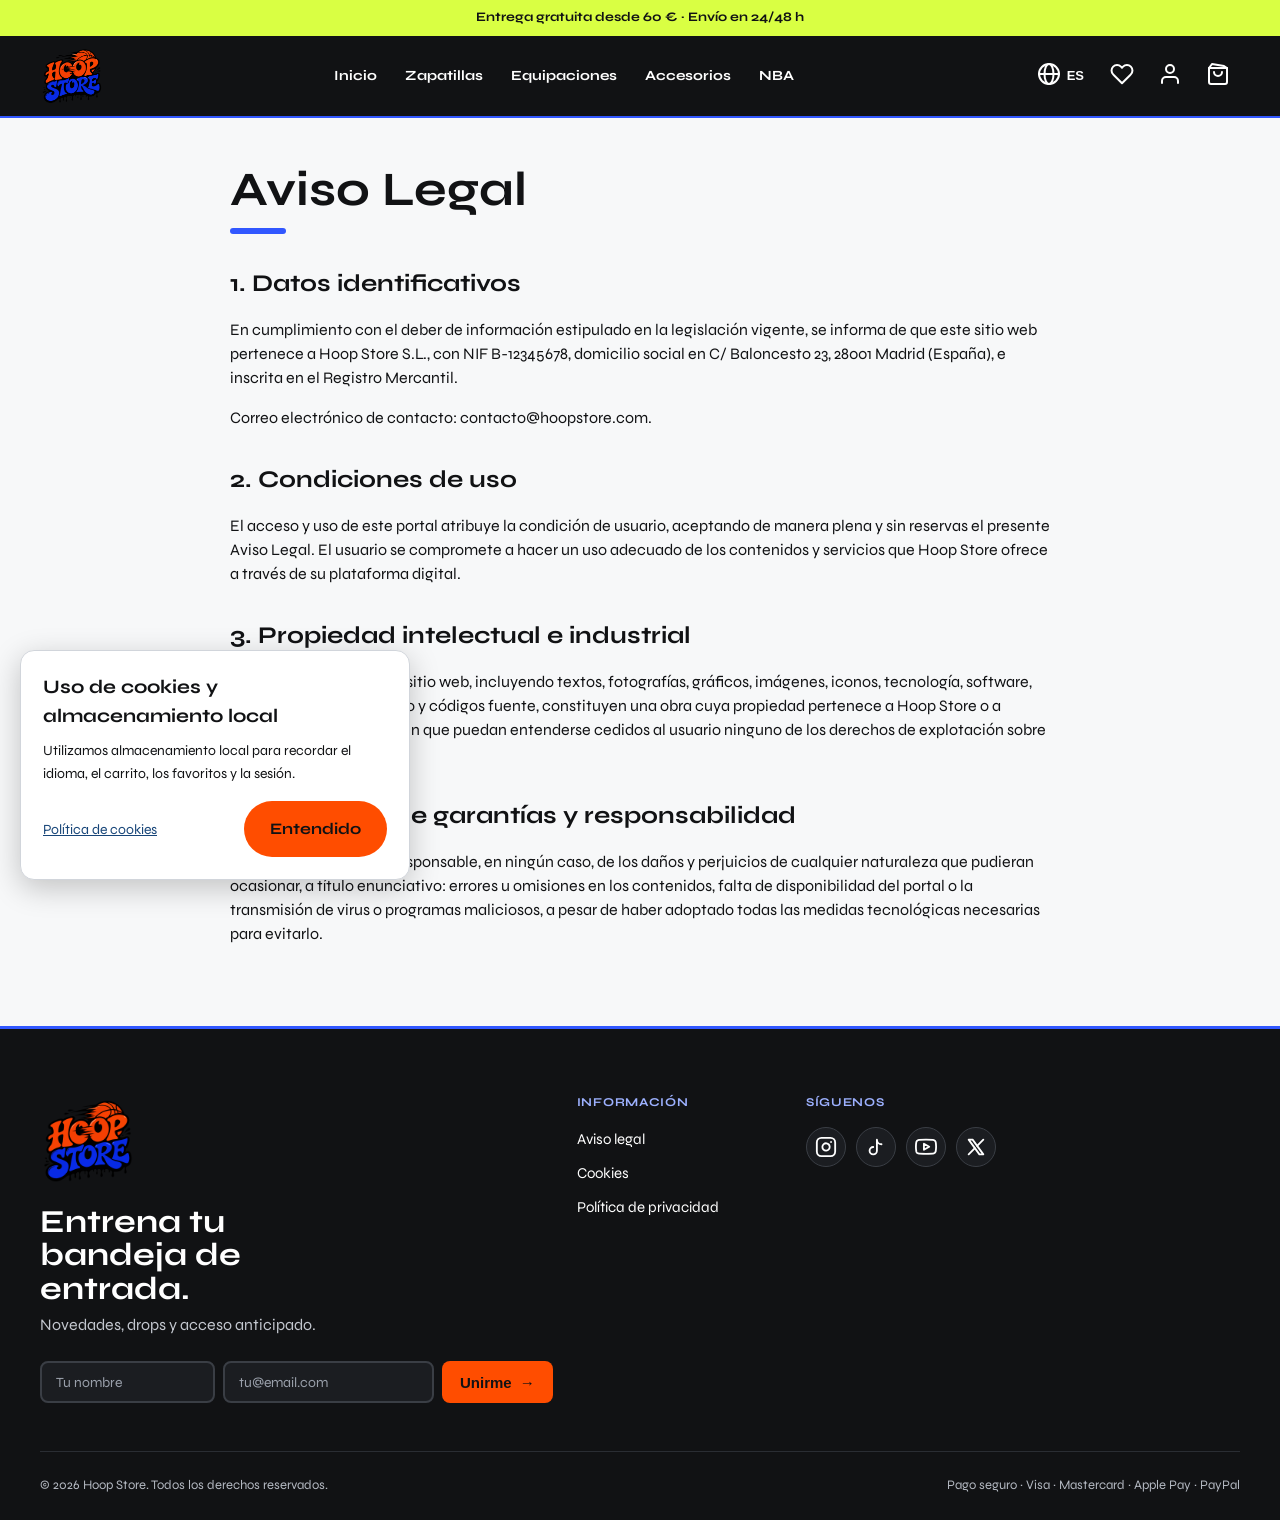
<file: aviso-legal.html>
<!DOCTYPE html>
<html lang="es">

<head>
  <link rel="icon" type="image/x-icon" href="imagenes/favicon.ico">

  <meta charset="utf-8">
  <meta name="viewport" content="width=device-width, initial-scale=1">
  <title>Aviso Legal · Hoop Store</title>
  <meta name="description" content="Información legal, condiciones de uso y datos identificativos de Hoop Store.">
  <meta name="theme-color" content="#111214">
  <link rel="preconnect" href="https://fonts.googleapis.com">
  <link rel="preconnect" href="https://fonts.gstatic.com" crossorigin>
  <link href="https://fonts.googleapis.com/css2?family=Syne:wght@400;700&display=swap" rel="stylesheet">
  <link rel="stylesheet" href="css/style.css">
  <script src="javascript/geo-schema.js" defer></script>
</head>

<body>

  <div role="region"
       aria-label="Acceso al contenido e información de envíos">

    <a class="skip" href="#main" data-i18n="skip">
      Saltar al contenido
    </a>

    <div class="announce" data-i18n="announce">
      Entrega gratuita desde 60 € · Envío en 24/48 h
    </div>

  </div>
  <header class="site-header">
    <div class="container header-in">
      <a class="brand" href="index.html" aria-label="Hoop Store" title="Hoop Store">
        <img src="imagenes/transparent-logo.png" alt="Hoop Store" width="70" height="64">
      </a>

      <nav class="nav" id="nav" aria-label="Principal">
        <a href="index.html" data-i18n="nav_home">Inicio</a>
        <a href="catalogo.html?categoria=zapatillas" data-i18n="nav_shoes">Zapatillas</a>
        <a href="catalogo.html?categoria=equipaciones" data-i18n="nav_kits">Equipaciones</a>
        <a href="catalogo.html?categoria=accesorios" data-i18n="nav_acc">Accesorios</a>
        <a href="catalogo.html?categoria=nba" data-i18n="nav_nba">NBA</a>
      </nav>

      <div class="utils">
        <div class="lang">
          <button class="icon-btn lang-btn" id="btnLang" type="button" aria-expanded="false" aria-controls="langMenu"
            aria-label="Idioma" title="Idioma" data-i18n-aria="a_lang">
            <span class="ico" aria-hidden="true">
              <svg width="24" height="24" viewBox="0 0 24 24" fill="none" stroke="currentColor" stroke-width="2"
                stroke-linecap="round" stroke-linejoin="round" aria-hidden="true">
                <circle cx="12" cy="12" r="10"></circle>
                <line x1="2" y1="12" x2="22" y2="12"></line>
                <ellipse cx="12" cy="12" rx="4.5" ry="10"></ellipse>
              </svg>
            </span>
            <span id="langLabel">ES</span>
          </button>
          <ul class="lang-menu" id="langMenu" hidden>
            <li><button type="button" data-lang="es" aria-current="true">Español</button></li>
            <li><button type="button" data-lang="en">English</button></li>
            <li><button type="button" data-lang="ca">Català</button></li>
            <li><button type="button" data-lang="fr">Français</button></li>
          </ul>
        </div>

        <button class="icon-btn" id="btnFav" type="button" aria-label="Favoritos" title="Favoritos"
          data-i18n-aria="a_fav">
          <span class="sr" data-i18n="a_fav">Favoritos</span>
          <span class="ico" aria-hidden="true">
            <svg width="24" height="24" viewBox="0 0 24 24" fill="none" stroke="currentColor" stroke-width="2"
              stroke-linecap="round" stroke-linejoin="round" aria-hidden="true">
              <path
                d="M20.84 4.61a5.5 5.5 0 0 0-7.78 0L12 5.67l-1.06-1.06a5.5 5.5 0 0 0-7.78 7.78l1.06 1.06L12 21.23l7.78-7.78 1.06-1.06a5.5 5.5 0 0 0 0-7.78z">
              </path>
            </svg>
          </span>
          <span class="cart-count" id="favCount" hidden>0</span>
        </button>

        <button class="icon-btn" id="btnUser" type="button" aria-label="Iniciar sesión" title="Iniciar sesión"
          data-i18n-aria="a_user">
          <span class="sr" data-i18n="a_user">Iniciar sesión</span>
          <span class="ico" aria-hidden="true">
            <svg width="24" height="24" viewBox="0 0 24 24" fill="none" stroke="currentColor" stroke-width="2"
              stroke-linecap="round" stroke-linejoin="round" aria-hidden="true">
              <path d="M20 21v-2a4 4 0 0 0-4-4H8a4 4 0 0 0-4 4v2"></path>
              <circle cx="12" cy="7" r="4"></circle>
            </svg>
          </span>
        </button>

        <button class="icon-btn" id="btnCart" type="button" aria-label="Carrito" title="Carrito"
          data-i18n-aria="a_cart">
          <span class="sr" data-i18n="a_cart">Carrito</span>
          <span class="ico" aria-hidden="true">
            <svg width="24" height="24" viewBox="0 0 24 24" fill="none" stroke="currentColor" stroke-width="2"
              stroke-linecap="round" stroke-linejoin="round" aria-hidden="true">
              <path d="M6 2L3 6v14a2 2 0 0 0 2 2h14a2 2 0 0 0 2-2V6l-3-2z"></path>
              <line x1="3" y1="6" x2="21" y2="6"></line>
              <path d="M16 10a4 4 0 0 1-8 0"></path>
            </svg>
          </span>
          <span class="cart-count" id="cartCount" hidden>0</span>
        </button>

        <button class="burger" id="btnMenu" type="button" aria-expanded="false" aria-controls="nav"
          aria-label="Abrir menú" title="Abrir menú">
          <span class="sr">Abrir menú</span>
          <svg class="burger-icon" width="24" height="24" viewBox="0 0 24 24" fill="none" stroke="currentColor"
            stroke-width="2" stroke-linecap="round" stroke-linejoin="round" aria-hidden="true">
            <line x1="3" y1="6" x2="21" y2="6"></line>
            <line x1="3" y1="12" x2="21" y2="12"></line>
            <line x1="3" y1="18" x2="21" y2="18"></line>
          </svg>
        </button>
      </div>
    </div>
  </header>

  <main id="main" tabindex="-1">
    <article class="container legal-page" style="padding-block: 48px 80px; max-width: 900px;">
      <h1 class="t-h2" style="margin-bottom: 24px;" data-i18n="al_title">Aviso Legal</h1>

      <section style="display: grid; gap: 16px; margin-top: 32px;">
        <h2 data-i18n="al_h2_1">1. Datos identificativos</h2>
        <p data-i18n="al_p_1a">En cumplimiento con el deber de información estipulado en la legislación vigente, se
          informa de que este sitio web pertenece a Hoop Store S.L., con NIF B-12345678, domicilio social en C/
          Baloncesto 23, 28001 Madrid (España), e inscrita en el Registro Mercantil.</p>
        <p data-i18n="al_p_1b">Correo electrónico de contacto: contacto@hoopstore.com.</p>
      </section>

      <section style="display: grid; gap: 16px; margin-top: 32px;">
        <h2 data-i18n="al_h2_2">2. Condiciones de uso</h2>
        <p data-i18n="al_p_2">El acceso y uso de este portal atribuye la condición de usuario, aceptando de manera plena
          y sin reservas el presente Aviso Legal. El usuario se compromete a hacer un uso adecuado de los contenidos y
          servicios que Hoop Store ofrece a través de su plataforma digital.</p>
      </section>

      <section style="display: grid; gap: 16px; margin-top: 32px;">
        <h2 data-i18n="al_h2_3">3. Propiedad intelectual e industrial</h2>
        <p data-i18n="al_p_3">Todos los contenidos del sitio web, incluyendo textos, fotografías, gráficos, imágenes,
          iconos, tecnología, software, así como su diseño gráfico y códigos fuente, constituyen una obra cuya propiedad
          pertenece a Hoop Store o a terceros colaboradores, sin que puedan entenderse cedidos al usuario ninguno de los
          derechos de explotación sobre los mismos.</p>
      </section>

      <section style="display: grid; gap: 16px; margin-top: 32px;">
        <h2 data-i18n="al_h2_4">4. Exclusión de garantías y responsabilidad</h2>
        <p data-i18n="al_p_4">Hoop Store no se hace responsable, en ningún caso, de los daños y perjuicios de cualquier
          naturaleza que pudieran ocasionar, a título enunciativo: errores u omisiones en los contenidos, falta de
          disponibilidad del portal o la transmisión de virus o programas maliciosos, a pesar de haber adoptado todas
          las medidas tecnológicas necesarias para evitarlo.</p>
      </section>
    </article>
  </main>

  <!-- Pie de página -->
  <footer class="site-footer dark">
    <div class="container">
      <div class="footer-top">
        <div class="f-brand">
          <img src="imagenes/transparent-logo.png" alt="Hoop Store" width="104" height="96" loading="lazy">
          <h2 data-i18n="news_title">Entrena tu bandeja de entrada.</h2>
          <p data-i18n="news_sub">Novedades, drops y acceso anticipado.</p>
          <form class="news" id="newsletterForm" action="#" method="post">
            <div class="news-field">
              <label class="sr" for="newsName" data-i18n="name">Nombre</label>
              <input id="newsName" name="name" type="text" title="Tu nombre" required autocomplete="name"
                placeholder="Tu nombre" data-i18n-ph="ph_name">
            </div>
            <div class="news-field">
              <label class="sr" for="newsEmail" data-i18n="email">Correo electrónico</label>
              <input id="newsEmail" name="email" type="email" title="Correo electrónico" required autocomplete="email"
                placeholder="tu@email.com" data-i18n-ph="ph_email">
            </div>
            <button type="submit" class="news-submit" aria-label="Suscribirme" title="Suscribirme"
              data-i18n-aria="a_subscribe">
              <span data-i18n="btn_subscribe">Unirme</span>
              <span aria-hidden="true">→</span>
            </button>
          </form>
        </div>

        <nav class="f-col" aria-label="Información">
          <h3 data-i18n="col_info">Información</h3>
          <ul>
            <li><a href="aviso-legal.html" data-i18n="legal">Aviso legal</a></li>
            <li><a href="politica-cookies.html" data-i18n="cookies">Cookies</a></li>
            <li><a href="politica-privacidad.html" data-i18n="privacy">Política de privacidad</a></li>
          </ul>
        </nav>

        <nav class="f-col" aria-label="Redes sociales">
          <h3 data-i18n="col_follow">Síguenos</h3>
          <ul class="social-links">
            <li>
              <a href="https://www.instagram.com/" target="_blank" rel="noopener" aria-label="Instagram"
                title="Instagram">
                <span class="sr">Instagram</span>
                <svg width="24" height="24" viewBox="0 0 24 24" fill="none" stroke="currentColor" stroke-width="2"
                  stroke-linecap="round" stroke-linejoin="round" aria-hidden="true">
                  <rect x="2" y="2" width="20" height="20" rx="5" ry="5"></rect>
                  <path d="M16 11.37A4 4 0 1 1 12.63 8 4 4 0 0 1 16 11.37z"></path>
                  <line x1="17.5" y1="6.5" x2="17.51" y2="6.5"></line>
                </svg>
              </a>
            </li>
            <li>
              <a href="https://www.tiktok.com/" target="_blank" rel="noopener" aria-label="TikTok" title="TikTok">
                <span class="sr">TikTok</span>
                <svg width="24" height="24" viewBox="0 0 24 24" fill="none" stroke="currentColor" stroke-width="2"
                  stroke-linecap="round" stroke-linejoin="round" aria-hidden="true">
                  <path d="M9 12a4 4 0 1 0 4 4V4a5 5 0 0 0 5 5"></path>
                </svg>
              </a>
            </li>
            <li>
              <a href="https://www.youtube.com/" target="_blank" rel="noopener" aria-label="YouTube" title="YouTube">
                <span class="sr">YouTube</span>
                <svg width="24" height="24" viewBox="0 0 24 24" fill="none" stroke="currentColor" stroke-width="2"
                  stroke-linecap="round" stroke-linejoin="round" aria-hidden="true">
                  <path
                    d="M22.54 6.42a2.78 2.78 0 0 0-1.94-2C18.88 4 12 4 12 4s-6.88 0-8.6.46a2.78 2.78 0 0 0-1.94 2A29 29 0 0 0 1 11.75a29 29 0 0 0 .46 5.33A2.78 2.78 0 0 0 3.4 19c1.72.46 8.6.46 8.6.46s6.88 0 8.6-.46a2.78 2.78 0 0 0 1.94-2 29 29 0 0 0 .46-5.25 29 29 0 0 0-.46-5.33z">
                  </path>
                  <polygon points="9.75 15.02 15.5 11.75 9.75 8.48 9.75 15.02"></polygon>
                </svg>
              </a>
            </li>
            <li>
              <a href="https://x.com/" target="_blank" rel="noopener" aria-label="X" title="X">
                <span class="sr">X</span>
                <svg width="24" height="24" viewBox="0 0 24 24" fill="none" stroke="currentColor" stroke-width="2"
                  stroke-linecap="round" stroke-linejoin="round" aria-hidden="true">
                  <path d="M4 4l11.733 16h4.267l-11.733 -16z"></path>
                  <path d="M4 20l6.768 -6.768m2.46 -2.46l6.772 -6.772"></path>
                </svg>
              </a>
            </li>
          </ul>
        </nav>
      </div>

      <div class="f-bottom">
        <span data-i18n="rights">© 2026 Hoop Store. Todos los derechos reservados.</span>
        <span data-i18n="secure">Pago seguro · Visa · Mastercard · Apple Pay · PayPal</span>
      </div>
    </div>
  </footer>

  <!-- Diálogos -->
  <dialog id="dlgUser" aria-labelledby="userTitle">
    <div class="dlg">
      <button class="dlg-x" type="button" data-close aria-label="Cerrar" title="Cerrar"
        data-i18n-aria="a_close">✕</button>
      <h2 id="userTitle" data-i18n="login_title">Entra en tu cuenta</h2>
      <form id="loginForm" class="dlg-form" action="#" method="post">
        <div class="field">
          <label for="loginEmail" data-i18n="email">Correo electrónico</label>
          <input type="email" id="loginEmail" title="Correo electrónico" required autocomplete="email">
        </div>
        <div class="field">
          <label for="loginPassword" data-i18n="password">Contraseña</label>
          <input type="password" id="loginPassword" title="Contraseña" required autocomplete="current-password">
        </div>
        <input class="btn btn-primary" type="submit" value="Entrar" title="Entrar" data-i18n="login_btn">
      </form>
      <div id="userIn" class="dlg-form" hidden>
        <p class="hello" id="userHello"></p>
        <button class="btn btn-primary" type="button" id="btnLogout" data-i18n="logout">Cerrar sesión</button>
      </div>
    </div>
  </dialog>

  <dialog id="dlgFav" aria-labelledby="favTitleDlg">
    <div class="dlg">
      <button class="dlg-x" type="button" data-close aria-label="Cerrar" title="Cerrar"
        data-i18n-aria="a_close">✕</button>
      <h2 id="favTitleDlg" data-i18n="fav_dlg">Mis favoritos</h2>
      <p class="fav-empty" id="favEmpty" data-i18n="fav_empty">Todavía no tienes favoritos.</p>
      <ul class="fav-list" id="favList" hidden>
        <li hidden>-</li>
      </ul>
    </div>
  </dialog>

  <dialog id="dlgCart" aria-labelledby="cartTitle">
    <div class="dlg">
      <button class="dlg-x" type="button" data-close aria-label="Cerrar" title="Cerrar"
        data-i18n-aria="a_close">✕</button>
      <h2 id="cartTitle" data-i18n="cart_title">Tu carrito</h2>
      <div class="ship" id="cartShip">
        <p id="shipText"></p>
        <div class="bar" id="shipBar"><span class="bar-fill"></span></div>
      </div>
      <div class="cart-empty-box" id="cartEmpty">
        <p class="fav-empty" data-i18n="cart_empty">Tu carrito está vacío.</p>
      </div>
      <ul class="fav-list" id="cartList" hidden>
        <li hidden>-</li>
      </ul>
      <div class="cart-foot" id="cartFoot">
        <p class="sum"><span data-i18n="total">Total</span><span id="sumTotal"></span></p>
      </div>
    </div>
  </dialog>

  <div class="toast" id="toast" role="status" aria-live="polite"></div>
  <script src="javascript/script.js"></script>
</body>

</html>
</file>
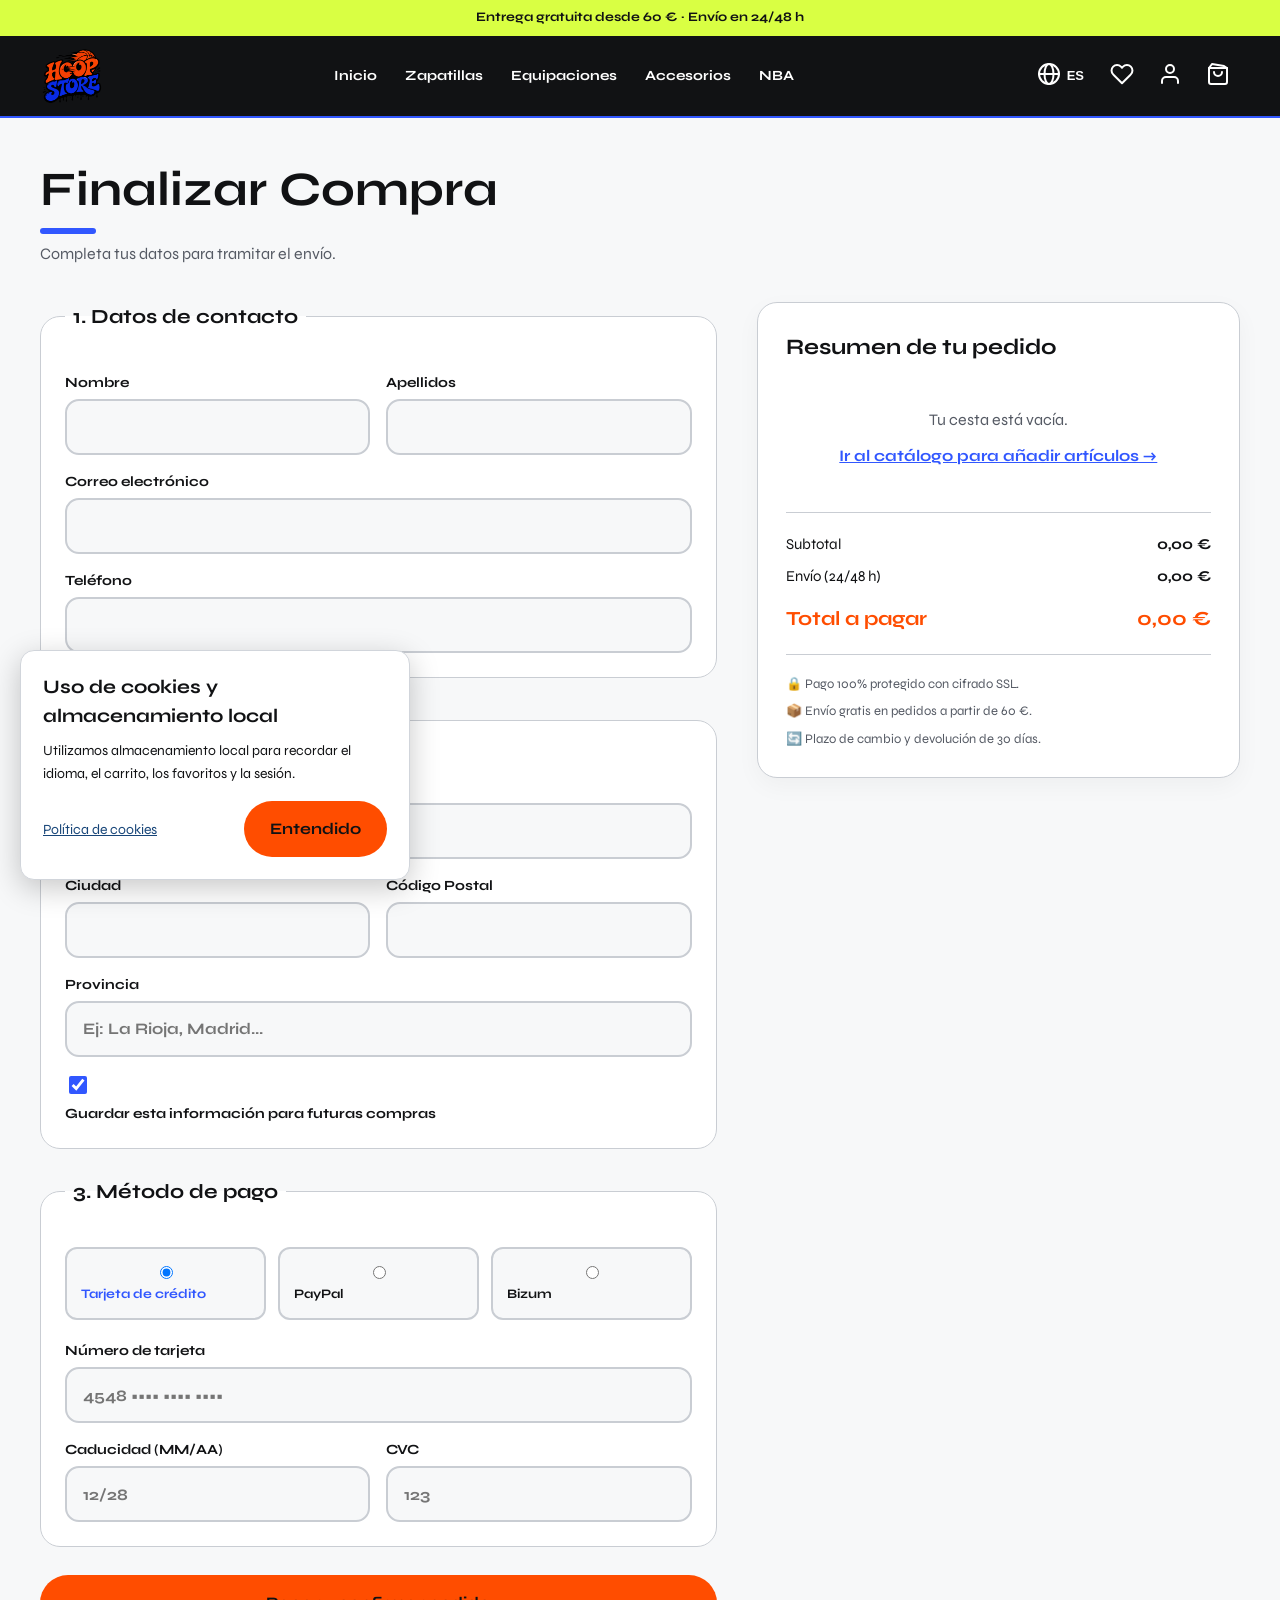
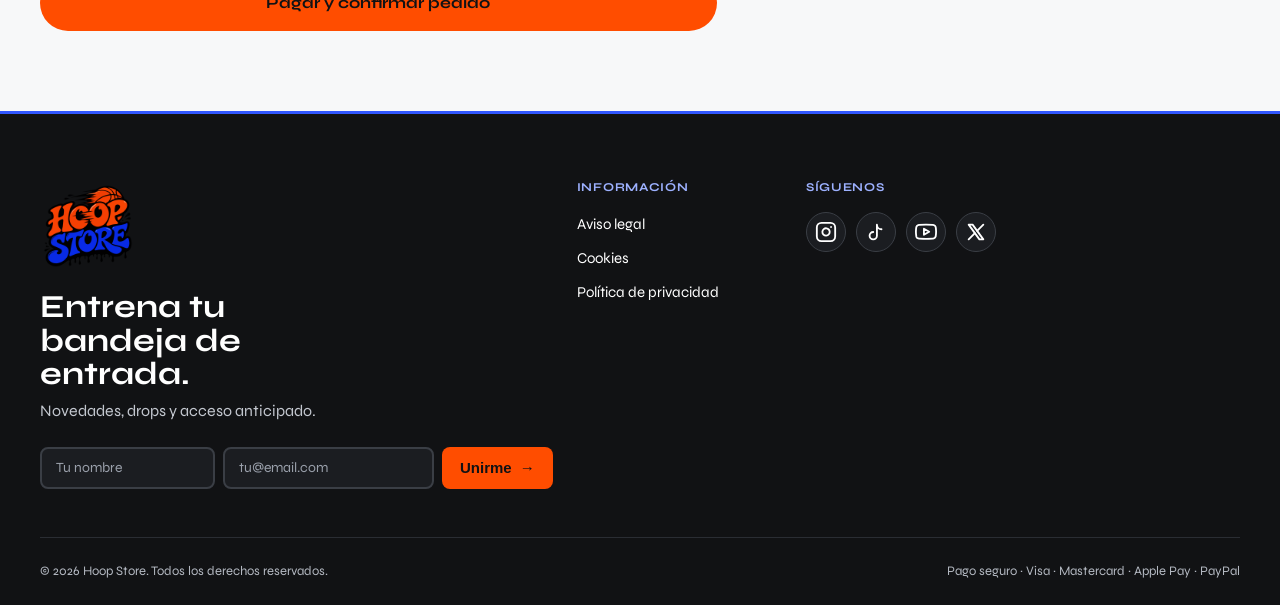
<file: checkout.html>
<!DOCTYPE html>
<html lang="es">

<head>
    <link rel="icon" type="image/x-icon" href="imagenes/favicon.ico">

  <meta charset="utf-8">
  <meta name="viewport" content="width=device-width, initial-scale=1">
  <title>Finalizar Compra · Hoop Store</title>
  <meta name="description" content="Finaliza tu pedido en Hoop Store de forma rápida y segura.">
  <meta name="theme-color" content="#111214">
  <link rel="icon" type="image/x-icon" href="imagenes/favicon.ico">
  <link rel="preconnect" href="https://fonts.googleapis.com">
  <link rel="preconnect" href="https://fonts.gstatic.com" crossorigin>
  <link href="https://fonts.googleapis.com/css2?family=Syne:wght@400;700&display=swap" rel="stylesheet">
  <link rel="stylesheet" href="css/style.css">
  <script src="javascript/geo-schema.js" defer></script>
</head>

<body>

  <div role="region"
       aria-label="Acceso al contenido e información de envíos">

    <a class="skip" href="#main" data-i18n="skip">
      Saltar al contenido
    </a>

    <div class="announce" data-i18n="announce">
      Entrega gratuita desde 60 € · Envío en 24/48 h
    </div>

  </div>
  <header class="site-header">
    <div class="container header-in">
      <a class="brand" href="index.html" aria-label="Hoop Store" title="Hoop Store">
        <img src="imagenes/transparent-logo.png" alt="Hoop Store" width="70" height="64">
      </a>

      <nav class="nav" id="nav" aria-label="Principal">
        <a href="index.html" data-i18n="nav_home">Inicio</a>
        <a href="catalogo.html?categoria=zapatillas" data-i18n="nav_shoes">Zapatillas</a>
        <a href="catalogo.html?categoria=equipaciones" data-i18n="nav_kits">Equipaciones</a>
        <a href="catalogo.html?categoria=accesorios" data-i18n="nav_acc">Accesorios</a>
        <a href="catalogo.html?categoria=nba" data-i18n="nav_nba">NBA</a>
      </nav>

      <div class="utils">
        <div class="lang">
          <button class="icon-btn lang-btn" id="btnLang" type="button" aria-expanded="false" aria-controls="langMenu"
            aria-label="Idioma" title="Idioma" data-i18n-aria="a_lang">
            <span class="ico" aria-hidden="true">
              <svg width="24" height="24" viewBox="0 0 24 24" fill="none" stroke="currentColor" stroke-width="2"
                stroke-linecap="round" stroke-linejoin="round" aria-hidden="true">
                <circle cx="12" cy="12" r="10"></circle>
                <line x1="2" y1="12" x2="22" y2="12"></line>
                <ellipse cx="12" cy="12" rx="4.5" ry="10"></ellipse>
              </svg>
            </span>
            <span id="langLabel">ES</span>
          </button>
          <ul class="lang-menu" id="langMenu" hidden>
            <li><button type="button" data-lang="es" aria-current="true">Español</button></li>
            <li><button type="button" data-lang="en">English</button></li>
            <li><button type="button" data-lang="ca">Català</button></li>
            <li><button type="button" data-lang="fr">Français</button></li>
          </ul>
        </div>

        <button class="icon-btn" id="btnFav" type="button" aria-label="Favoritos" title="Favoritos"
          data-i18n-aria="a_fav">
          <span class="sr" data-i18n="a_fav">Favoritos</span>
          <span class="ico" aria-hidden="true">
            <svg width="24" height="24" viewBox="0 0 24 24" fill="none" stroke="currentColor" stroke-width="2"
              stroke-linecap="round" stroke-linejoin="round" aria-hidden="true">
              <path
                d="M20.84 4.61a5.5 5.5 0 0 0-7.78 0L12 5.67l-1.06-1.06a5.5 5.5 0 0 0-7.78 7.78l1.06 1.06L12 21.23l7.78-7.78 1.06-1.06a5.5 5.5 0 0 0 0-7.78z">
              </path>
            </svg>
          </span>
          <span class="cart-count" id="favCount" hidden>0</span>
        </button>

        <button class="icon-btn" id="btnUser" type="button" aria-label="Iniciar sesión" title="Iniciar sesión"
          data-i18n-aria="a_user">
          <span class="sr" data-i18n="a_user">Iniciar sesión</span>
          <span class="ico" aria-hidden="true">
            <svg width="24" height="24" viewBox="0 0 24 24" fill="none" stroke="currentColor" stroke-width="2"
              stroke-linecap="round" stroke-linejoin="round" aria-hidden="true">
              <path d="M20 21v-2a4 4 0 0 0-4-4H8a4 4 0 0 0-4 4v2"></path>
              <circle cx="12" cy="7" r="4"></circle>
            </svg>
          </span>
        </button>

        <button class="icon-btn" id="btnCart" type="button" aria-label="Carrito" title="Carrito"
          data-i18n-aria="a_cart">
          <span class="sr" data-i18n="a_cart">Carrito</span>
          <span class="ico" aria-hidden="true">
            <svg width="24" height="24" viewBox="0 0 24 24" fill="none" stroke="currentColor" stroke-width="2"
              stroke-linecap="round" stroke-linejoin="round" aria-hidden="true">
              <path d="M6 2L3 6v14a2 2 0 0 0 2 2h14a2 2 0 0 0 2-2V6l-3-2z"></path>
              <line x1="3" y1="6" x2="21" y2="6"></line>
              <path d="M16 10a4 4 0 0 1-8 0"></path>
            </svg>
          </span>
          <span class="cart-count" id="cartCount" hidden>0</span>
        </button>

        <button class="burger" id="btnMenu" type="button" aria-expanded="false" aria-controls="nav"
          aria-label="Abrir menú" title="Abrir menú">
          <span class="sr">Abrir menú</span>
          <svg class="burger-icon" width="24" height="24" viewBox="0 0 24 24" fill="none" stroke="currentColor"
            stroke-width="2" stroke-linecap="round" stroke-linejoin="round" aria-hidden="true">
            <line x1="3" y1="6" x2="21" y2="6"></line>
            <line x1="3" y1="12" x2="21" y2="12"></line>
            <line x1="3" y1="18" x2="21" y2="18"></line>
          </svg>
        </button>
      </div>
    </div>
  </header>

  <main id="main" tabindex="-1">
    <div class="container checkout-container">

      <header class="checkout-header">
        <h1 class="t-h2" data-i18n="chk_header_title">Finalizar Compra</h1>
        <p style="margin-top: 8px; color: var(--n700);" data-i18n="chk_header_sub">Completa tus datos para tramitar el envío.</p>
      </header>

      <div class="checkout-layout">

        <!-- Formulario principal de compra -->
        <form id="orderForm" class="checkout-form" novalidate>

          <!-- 1. Datos de contacto -->
          <fieldset class="form-section">
            <legend class="section-title" data-i18n="chk_sec_contact">1. Datos de contacto</legend>
            <div class="form-grid">
              <div class="field">
                <label for="cName" data-i18n="chk_lbl_fname">Nombre</label>
                <input type="text" id="cName" required autocomplete="given-name">
              </div>
              <div class="field">
                <label for="cSurname" data-i18n="chk_lbl_lname">Apellidos</label>
                <input type="text" id="cSurname" required autocomplete="family-name">
              </div>
              <div class="field full">
                <label for="cEmail" data-i18n="chk_lbl_email">Correo electrónico</label>
                <input type="email" id="cEmail" required autocomplete="email">
              </div>
              <div class="field full">
                <label for="cPhone" data-i18n="chk_lbl_phone">Teléfono</label>
                <input type="tel" id="cPhone" required autocomplete="tel">
              </div>
            </div>
          </fieldset>

          <!-- 2. Dirección de entrega -->
          <fieldset class="form-section">
            <legend class="section-title" data-i18n="chk_sec_shipping">2. Dirección de entrega</legend>
            <div class="form-grid">
              <div class="field full">
                <label for="cAddress" data-i18n="chk_lbl_address">Dirección y número</label>
                <input type="text" id="cAddress" required autocomplete="street-address">
              </div>
              <div class="field">
                <label for="cCity" data-i18n="chk_lbl_city">Ciudad</label>
                <input type="text" id="cCity" required autocomplete="address-level2">
              </div>
              <div class="field">
                <label for="cZip" data-i18n="chk_lbl_zip">Código Postal</label>
                <input type="text" id="cZip" required pattern="[0-9]{5}" maxlength="5" autocomplete="postal-code">
              </div>
              <div class="field full">
                <label for="cProvince" data-i18n="chk_lbl_province">Provincia</label>
                <input type="text" id="cProvince" required placeholder="Ej: La Rioja, Madrid..." data-i18n-ph="chk_ph_province">
              </div>
              <div class="field full field-check">
                <input type="checkbox" id="cSave" checked>
                <label for="cSave" data-i18n="chk_save_info">Guardar esta información para futuras compras</label>
              </div>
            </div>
          </fieldset>

          <!-- 3. Método de pago -->
          <fieldset class="form-section">
            <legend class="section-title" data-i18n="chk_sec_payment">3. Método de pago</legend>

            <div class="payment-options">
              <label class="pay-card active">
                <input type="radio" name="payMethod" value="card" checked>
                <span data-i18n="chk_pay_card">Tarjeta de crédito</span>
              </label>
              <label class="pay-card">
                <input type="radio" name="payMethod" value="paypal">
                <span data-i18n="chk_pay_paypal">PayPal</span>
              </label>
              <label class="pay-card">
                <input type="radio" name="payMethod" value="bizum">
                <span data-i18n="chk_pay_bizum">Bizum</span>
              </label>
            </div>

            <div id="cardFields" class="form-grid" style="margin-top: 20px;">
              <div class="field full">
                <label for="cCardNumber" data-i18n="chk_lbl_cnum">Número de tarjeta</label>
                <input type="text" id="cCardNumber" placeholder="4548 •••• •••• ••••" maxlength="19">
              </div>
              <div class="field">
                <label for="cCardExp" data-i18n="chk_lbl_cexp">Caducidad (MM/AA)</label>
                <input type="text" id="cCardExp" placeholder="12/28" maxlength="5">
              </div>
              <div class="field">
                <label for="cCardCvc" data-i18n="chk_lbl_ccvc">CVC</label>
                <input type="text" id="cCardCvc" placeholder="123" maxlength="3">
              </div>
            </div>

            <div id="altPayNote" class="note" style="display: none; margin-top: 16px;">
              <p data-i18n="chk_alt_pay_note">Serás redirigido a la pasarela de pago seguro tras confirmar el pedido.</p>
            </div>
          </fieldset>

          <button type="submit" class="btn btn-primary btn-submit-order" id="btnPlaceOrder" data-i18n="chk_btn_submit">
            Pagar y confirmar pedido
          </button>
        </form>

        <!-- Resumen del pedido en el lateral -->
        <aside class="summary-card" aria-labelledby="summaryTitle">
          <h2 class="summary-title" id="summaryTitle" data-i18n="chk_summary_title">Resumen de tu pedido</h2>

          <ul class="summary-items" id="summaryItemsList">
            <!-- Rellenado dinámicamente con JavaScript -->
          </ul>

          <div class="summary-totals">
            <div class="sum-row">
              <span data-i18n="chk_subtotal_lbl">Subtotal</span>
              <strong id="chkSubtotal">0,00 €</strong>
            </div>
            <div class="sum-row">
              <span data-i18n="chk_shipping_lbl">Envío (24/48 h)</span>
              <strong id="chkShipping">0,00 €</strong>
            </div>
            <div class="sum-row total">
              <span data-i18n="chk_total_lbl">Total a pagar</span>
              <strong id="chkTotal">0,00 €</strong>
            </div>
          </div>

          <div class="guarantee-box">
            <p><span aria-hidden="true">🔒</span> <span data-i18n="chk_guar_ssl">Pago 100% protegido con cifrado SSL.</span></p>
            <p><span aria-hidden="true">📦</span> <span data-i18n="chk_guar_free">Envío gratis en pedidos a partir de 60 €.</span></p>
            <p><span aria-hidden="true">🔄</span> <span data-i18n="chk_guar_return">Plazo de cambio y devolución de 30 días.</span></p>
          </div>
        </aside>

      </div>
    </div>
  </main>

  <footer class="site-footer dark">
    <div class="container">
      <div class="footer-top">
        <div class="f-brand">
          <img src="imagenes/transparent-logo.png" alt="Hoop Store" width="104" height="96" loading="lazy">
          <h2 data-i18n="news_title">Entrena tu bandeja de entrada.</h2>
          <p data-i18n="news_sub">Novedades, drops y acceso anticipado.</p>
          <form class="news" id="newsletterForm" action="#" method="post">
            <div class="news-field">
              <label class="sr" for="newsName" data-i18n="name">Nombre</label>
              <input id="newsName" name="name" type="text" title="Tu nombre" required autocomplete="name"
                placeholder="Tu nombre" data-i18n-ph="ph_name">
            </div>
            <div class="news-field">
              <label class="sr" for="newsEmail" data-i18n="email">Correo electrónico</label>
              <input id="newsEmail" name="email" type="email" title="Correo electrónico" required autocomplete="email"
                placeholder="tu@email.com" data-i18n-ph="ph_email">
            </div>
            <button type="submit" class="news-submit" aria-label="Suscribirme" title="Suscribirme"
              data-i18n-aria="a_subscribe">
              <span data-i18n="btn_subscribe">Unirme</span>
              <span aria-hidden="true">→</span>
            </button>
          </form>
        </div>

        <nav class="f-col" aria-label="Información">
          <h3 data-i18n="col_info">Información</h3>
          <ul>
            <li><a href="aviso-legal.html" data-i18n="legal">Aviso legal</a></li>
            <li><a href="politica-cookies.html" data-i18n="cookies">Cookies</a></li>
            <li><a href="politica-privacidad.html" data-i18n="privacy">Política de privacidad</a></li>
          </ul>
        </nav>

        <nav class="f-col" aria-label="Redes sociales">
          <h3 data-i18n="col_follow">Síguenos</h3>
          <ul class="social-links">
            <li>
              <a href="https://www.instagram.com/" target="_blank" rel="noopener" aria-label="Instagram"
                title="Instagram">
                <span class="sr">Instagram</span>
                <svg width="24" height="24" viewBox="0 0 24 24" fill="none" stroke="currentColor" stroke-width="2"
                  stroke-linecap="round" stroke-linejoin="round" aria-hidden="true">
                  <rect x="2" y="2" width="20" height="20" rx="5" ry="5"></rect>
                  <path d="M16 11.37A4 4 0 1 1 12.63 8 4 4 0 0 1 16 11.37z"></path>
                  <line x1="17.5" y1="6.5" x2="17.51" y2="6.5"></line>
                </svg>
              </a>
            </li>
            <li>
              <a href="https://www.tiktok.com/" target="_blank" rel="noopener" aria-label="TikTok" title="TikTok">
                <span class="sr">TikTok</span>
                <svg width="24" height="24" viewBox="0 0 24 24" fill="none" stroke="currentColor" stroke-width="2"
                  stroke-linecap="round" stroke-linejoin="round" aria-hidden="true">
                  <path d="M9 12a4 4 0 1 0 4 4V4a5 5 0 0 0 5 5"></path>
                </svg>
              </a>
            </li>
            <li>
              <a href="https://www.youtube.com/" target="_blank" rel="noopener" aria-label="YouTube" title="YouTube">
                <span class="sr">YouTube</span>
                <svg width="24" height="24" viewBox="0 0 24 24" fill="none" stroke="currentColor" stroke-width="2"
                  stroke-linecap="round" stroke-linejoin="round" aria-hidden="true">
                  <path
                    d="M22.54 6.42a2.78 2.78 0 0 0-1.94-2C18.88 4 12 4 12 4s-6.88 0-8.6.46a2.78 2.78 0 0 0-1.94 2A29 29 0 0 0 1 11.75a29 29 0 0 0 .46 5.33A2.78 2.78 0 0 0 3.4 19c1.72.46 8.6.46 8.6.46s6.88 0 8.6-.46a2.78 2.78 0 0 0 1.94-2 29 29 0 0 0 .46-5.25 29 29 0 0 0-.46-5.33z">
                  </path>
                  <polygon points="9.75 15.02 15.5 11.75 9.75 8.48 9.75 15.02"></polygon>
                </svg>
              </a>
            </li>
            <li>
              <a href="https://x.com/" target="_blank" rel="noopener" aria-label="X" title="X">
                <span class="sr">X</span>
                <svg width="24" height="24" viewBox="0 0 24 24" fill="none" stroke="currentColor" stroke-width="2"
                  stroke-linecap="round" stroke-linejoin="round" aria-hidden="true">
                  <path d="M4 4l11.733 16h4.267l-11.733 -16z"></path>
                  <path d="M4 20l6.768 -6.768m2.46 -2.46l6.772 -6.772"></path>
                </svg>
              </a>
            </li>
          </ul>
        </nav>
      </div>

      <div class="f-bottom">
        <span data-i18n="rights">© 2026 Hoop Store. Todos los derechos reservados.</span>
        <span data-i18n="secure">Pago seguro · Visa · Mastercard · Apple Pay · PayPal</span>
      </div>
    </div>
  </footer>

  <!-- Modales para el header -->
  <dialog id="dlgUser" aria-labelledby="userTitle">
    <div class="dlg">
      <button class="dlg-x" type="button" data-close aria-label="Cerrar" title="Cerrar" data-i18n-aria="a_close">✕</button>
      <h2 id="userTitle" data-i18n="login_title">Entra en tu cuenta</h2>
      <button class="btn-google" type="button" id="btnGoogleLogin">
        <span data-i18n="google_btn">Continuar con Google</span>
      </button>
      <div class="auth-divider"><span data-i18n="auth_or">o con correo</span></div>
      <form id="loginForm" class="dlg-form">
        <div class="field">
          <label for="loginEmail" data-i18n="email">Correo electrónico</label>
          <input type="email" id="loginEmail" required autocomplete="email">
        </div>
        <div class="field">
          <label for="loginPassword" data-i18n="password">Contraseña</label>
          <input type="password" id="loginPassword" required autocomplete="current-password">
        </div>
        <input class="btn btn-primary" type="submit" value="Entrar" data-i18n="login_btn">
      </form>
      <div id="userIn" class="dlg-form" hidden>
        <p class="hello" id="userHello"></p>
        <button class="btn btn-primary" type="button" id="btnLogout" data-i18n="logout">Cerrar sesión</button>
      </div>
    </div>
  </dialog>

  <dialog id="dlgFav" aria-labelledby="favTitleDlg">
    <div class="dlg">
      <button class="dlg-x" type="button" data-close aria-label="Cerrar" title="Cerrar" data-i18n-aria="a_close">✕</button>
      <h2 id="favTitleDlg" data-i18n="fav_dlg">Mis favoritos</h2>
      <p class="fav-empty" id="favEmpty" data-i18n="fav_empty">Todavía no tienes favoritos.</p>
      <ul class="fav-list" id="favList" hidden><li hidden>-</li></ul>
    </div>
  </dialog>

  <dialog id="dlgCart" aria-labelledby="cartTitle">
    <div class="dlg">
      <button class="dlg-x" type="button" data-close aria-label="Cerrar" title="Cerrar" data-i18n-aria="a_close">✕</button>
      <h2 id="cartTitle" data-i18n="cart_title">Tu carrito</h2>
      <div class="ship" id="cartShip">
        <p id="shipText"></p>
        <div class="bar" id="shipBar"><span class="bar-fill"></span></div>
      </div>
      <div class="cart-empty-box" id="cartEmpty">
        <p class="fav-empty" data-i18n="cart_empty">Tu carrito está vacío.</p>
        <button class="btn btn-primary" type="button" data-close data-i18n="cart_continue">Seguir comprando</button>
      </div>
      <ul class="fav-list" id="cartList" hidden><li hidden>-</li></ul>
      <div class="cart-foot" id="cartFoot">
        <p class="sum"><span data-i18n="subtotal">Subtotal</span><span id="sumSub"></span></p>
        <p class="sum"><span data-i18n="shipping">Envío</span><span id="sumShip"></span></p>
        <p class="sum total"><span data-i18n="total">Total</span><span id="sumTotal"></span></p>
        <button class="btn btn-primary" type="button" id="btnCheckout" data-i18n="checkout">Finalizar compra</button>
      </div>
    </div>
  </dialog>

  <div class="toast" id="toast" role="status" aria-live="polite"></div>

  <script src="javascript/script.js"></script>
</body>

</html>
</file>
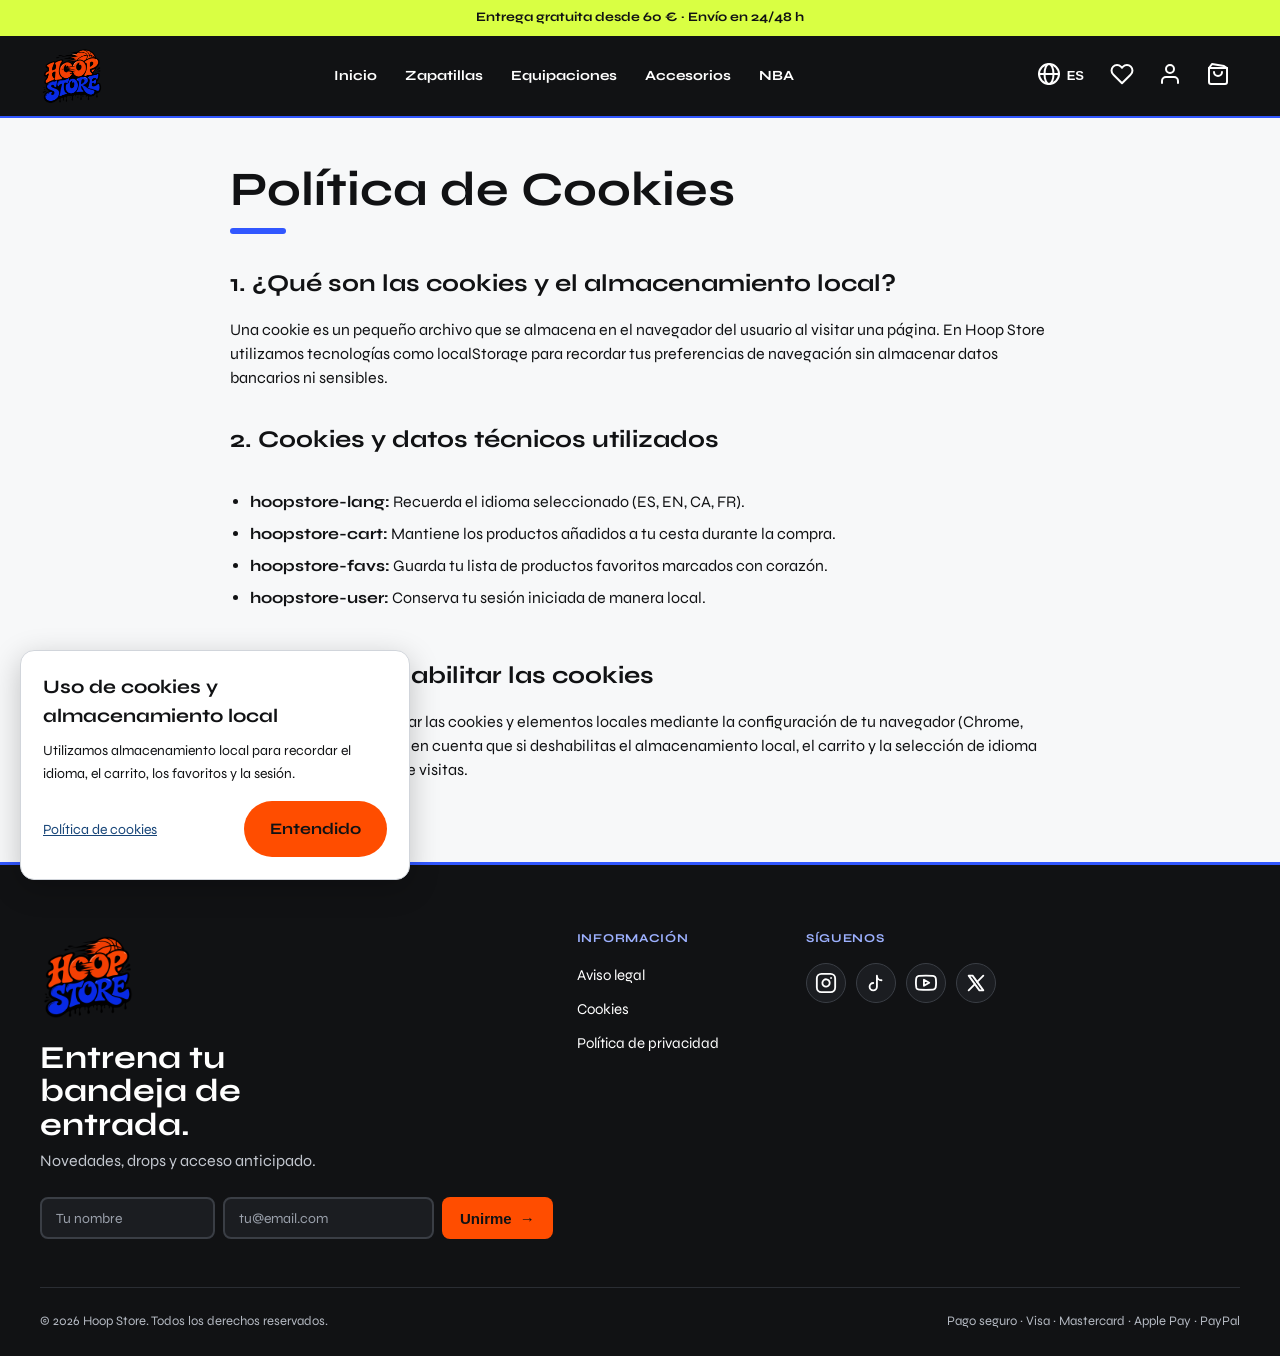
<file: politica-cookies.html>
<!DOCTYPE html>
<html lang="es">

<head>
    <link rel="icon" type="image/x-icon" href="imagenes/favicon.ico">

  <meta charset="utf-8">
  <meta name="viewport" content="width=device-width, initial-scale=1">
  <title>Política de Cookies · Hoop Store</title>
  <meta name="description" content="Información sobre el uso de cookies y almacenamiento local en Hoop Store.">
  <meta name="theme-color" content="#111214">
  <link rel="preconnect" href="https://fonts.googleapis.com">
  <link rel="preconnect" href="https://fonts.gstatic.com" crossorigin>
  <link href="https://fonts.googleapis.com/css2?family=Syne:wght@400;700&display=swap" rel="stylesheet">
  <link rel="stylesheet" href="css/style.css">
  <script src="javascript/geo-schema.js" defer></script>
</head>

<body>

  <div role="region"
       aria-label="Acceso al contenido e información de envíos">

    <a class="skip" href="#main" data-i18n="skip">
      Saltar al contenido
    </a>

    <div class="announce" data-i18n="announce">
      Entrega gratuita desde 60 € · Envío en 24/48 h
    </div>

  </div>
  <header class="site-header">
    <div class="container header-in">
      <a class="brand" href="index.html" aria-label="Hoop Store" title="Hoop Store">
        <img src="imagenes/transparent-logo.png" alt="Hoop Store" width="70" height="64">
      </a>

      <nav class="nav" id="nav" aria-label="Principal">
        <a href="index.html" data-i18n="nav_home">Inicio</a>
        <a href="catalogo.html?categoria=zapatillas" data-i18n="nav_shoes">Zapatillas</a>
        <a href="catalogo.html?categoria=equipaciones" data-i18n="nav_kits">Equipaciones</a>
        <a href="catalogo.html?categoria=accesorios" data-i18n="nav_acc">Accesorios</a>
        <a href="catalogo.html?categoria=nba" data-i18n="nav_nba">NBA</a>
      </nav>

      <div class="utils">
        <div class="lang">
          <button class="icon-btn lang-btn" id="btnLang" type="button" aria-expanded="false" aria-controls="langMenu"
            aria-label="Idioma" title="Idioma" data-i18n-aria="a_lang">
            <span class="ico" aria-hidden="true">
              <svg width="24" height="24" viewBox="0 0 24 24" fill="none" stroke="currentColor" stroke-width="2"
                stroke-linecap="round" stroke-linejoin="round" aria-hidden="true">
                <circle cx="12" cy="12" r="10"></circle>
                <line x1="2" y1="12" x2="22" y2="12"></line>
                <ellipse cx="12" cy="12" rx="4.5" ry="10"></ellipse>
              </svg>
            </span>
            <span id="langLabel">ES</span>
          </button>
          <ul class="lang-menu" id="langMenu" hidden>
            <li><button type="button" data-lang="es" aria-current="true">Español</button></li>
            <li><button type="button" data-lang="en">English</button></li>
            <li><button type="button" data-lang="ca">Català</button></li>
            <li><button type="button" data-lang="fr">Français</button></li>
          </ul>
        </div>

        <button class="icon-btn" id="btnFav" type="button" aria-label="Favoritos" title="Favoritos"
          data-i18n-aria="a_fav">
          <span class="sr" data-i18n="a_fav">Favoritos</span>
          <span class="ico" aria-hidden="true">
            <svg width="24" height="24" viewBox="0 0 24 24" fill="none" stroke="currentColor" stroke-width="2"
              stroke-linecap="round" stroke-linejoin="round" aria-hidden="true">
              <path
                d="M20.84 4.61a5.5 5.5 0 0 0-7.78 0L12 5.67l-1.06-1.06a5.5 5.5 0 0 0-7.78 7.78l1.06 1.06L12 21.23l7.78-7.78 1.06-1.06a5.5 5.5 0 0 0 0-7.78z">
              </path>
            </svg>
          </span>
          <span class="cart-count" id="favCount" hidden>0</span>
        </button>

        <button class="icon-btn" id="btnUser" type="button" aria-label="Iniciar sesión" title="Iniciar sesión"
          data-i18n-aria="a_user">
          <span class="sr" data-i18n="a_user">Iniciar sesión</span>
          <span class="ico" aria-hidden="true">
            <svg width="24" height="24" viewBox="0 0 24 24" fill="none" stroke="currentColor" stroke-width="2"
              stroke-linecap="round" stroke-linejoin="round" aria-hidden="true">
              <path d="M20 21v-2a4 4 0 0 0-4-4H8a4 4 0 0 0-4 4v2"></path>
              <circle cx="12" cy="7" r="4"></circle>
            </svg>
          </span>
        </button>

        <button class="icon-btn" id="btnCart" type="button" aria-label="Carrito" title="Carrito"
          data-i18n-aria="a_cart">
          <span class="sr" data-i18n="a_cart">Carrito</span>
          <span class="ico" aria-hidden="true">
            <svg width="24" height="24" viewBox="0 0 24 24" fill="none" stroke="currentColor" stroke-width="2"
              stroke-linecap="round" stroke-linejoin="round" aria-hidden="true">
              <path d="M6 2L3 6v14a2 2 0 0 0 2 2h14a2 2 0 0 0 2-2V6l-3-2z"></path>
              <line x1="3" y1="6" x2="21" y2="6"></line>
              <path d="M16 10a4 4 0 0 1-8 0"></path>
            </svg>
          </span>
          <span class="cart-count" id="cartCount" hidden>0</span>
        </button>

        <button class="burger" id="btnMenu" type="button" aria-expanded="false" aria-controls="nav"
          aria-label="Abrir menú" title="Abrir menú">
          <span class="sr">Abrir menú</span>
          <svg class="burger-icon" width="24" height="24" viewBox="0 0 24 24" fill="none" stroke="currentColor"
            stroke-width="2" stroke-linecap="round" stroke-linejoin="round" aria-hidden="true">
            <line x1="3" y1="6" x2="21" y2="6"></line>
            <line x1="3" y1="12" x2="21" y2="12"></line>
            <line x1="3" y1="18" x2="21" y2="18"></line>
          </svg>
        </button>
      </div>
    </div>
  </header>

 <main id="main" tabindex="-1">
    <article class="container legal-page" style="padding-block: 48px 80px; max-width: 900px;">
      <h1 class="t-h2" style="margin-bottom: 24px;" data-i18n="ck_title">Política de Cookies</h1>

      <section style="display: grid; gap: 16px; margin-top: 32px;">
        <h2 data-i18n="ck_h2_1">1. ¿Qué son las cookies y el almacenamiento local?</h2>
        <p data-i18n="ck_p_1">Una cookie es un pequeño archivo que se almacena en el navegador del usuario al visitar una página. En Hoop
          Store utilizamos tecnologías como localStorage para recordar tus preferencias de navegación sin
          almacenar datos bancarios ni sensibles.</p>
      </section>

      <section style="display: grid; gap: 16px; margin-top: 32px;">
        <h2 data-i18n="ck_h2_2">2. Cookies y datos técnicos utilizados</h2>
        <ul style="padding-left: 20px; display: grid; gap: 8px;">
          <li><strong>hoopstore-lang:</strong> <span data-i18n="ck_li_1">Recuerda el idioma seleccionado (ES, EN, CA, FR).</span></li>
          <li><strong>hoopstore-cart:</strong> <span data-i18n="ck_li_2">Mantiene los productos añadidos a tu cesta durante la compra.</span></li>
          <li><strong>hoopstore-favs:</strong> <span data-i18n="ck_li_3">Guarda tu lista de productos favoritos marcados con corazón.</span></li>
          <li><strong>hoopstore-user:</strong> <span data-i18n="ck_li_4">Conserva tu sesión iniciada de manera local.</span></li>
        </ul>
      </section>

      <section style="display: grid; gap: 16px; margin-top: 32px;">
        <h2 data-i18n="ck_h2_3">3. Cómo deshabilitar las cookies</h2>
        <p data-i18n="ck_p_3">Puedes restringir o eliminar las cookies y elementos locales mediante la configuración de tu navegador
          (Chrome, Firefox, Safari, Edge). Ten en cuenta que si deshabilitas el almacenamiento local, el carrito y la
          selección de idioma no podrán guardarse entre visitas.</p>
      </section>
    </article>
  </main>
  <footer class="site-footer dark">
    <div class="container">
      <div class="footer-top">
        <div class="f-brand">
          <img src="imagenes/transparent-logo.png" alt="Hoop Store" width="104" height="96" loading="lazy">
          <h2 data-i18n="news_title">Entrena tu bandeja de entrada.</h2>
          <p data-i18n="news_sub">Novedades, drops y acceso anticipado.</p>
          <form class="news" id="newsletterForm" action="#" method="post">
            <div class="news-field">
              <label class="sr" for="newsName" data-i18n="name">Nombre</label>
              <input id="newsName" name="name" type="text" title="Tu nombre" required autocomplete="name"
                placeholder="Tu nombre" data-i18n-ph="ph_name">
            </div>
            <div class="news-field">
              <label class="sr" for="newsEmail" data-i18n="email">Correo electrónico</label>
              <input id="newsEmail" name="email" type="email" title="Correo electrónico" required autocomplete="email"
                placeholder="tu@email.com" data-i18n-ph="ph_email">
            </div>
            <button type="submit" class="news-submit" aria-label="Suscribirme" title="Suscribirme"
              data-i18n-aria="a_subscribe">
              <span data-i18n="btn_subscribe">Unirme</span>
              <span aria-hidden="true">→</span>
            </button>
          </form>
        </div>

        <nav class="f-col" aria-label="Información">
          <h3 data-i18n="col_info">Información</h3>
          <ul>
            <li><a href="aviso-legal.html" data-i18n="legal">Aviso legal</a></li>
            <li><a href="politica-cookies.html" data-i18n="cookies">Cookies</a></li>
            <li><a href="politica-privacidad.html" data-i18n="privacy">Política de privacidad</a></li>
          </ul>
        </nav>

        <nav class="f-col" aria-label="Redes sociales">
          <h3 data-i18n="col_follow">Síguenos</h3>
          <ul class="social-links">
            <li>
              <a href="https://www.instagram.com/" target="_blank" rel="noopener" aria-label="Instagram"
                title="Instagram">
                <span class="sr">Instagram</span>
                <svg width="24" height="24" viewBox="0 0 24 24" fill="none" stroke="currentColor" stroke-width="2"
                  stroke-linecap="round" stroke-linejoin="round" aria-hidden="true">
                  <rect x="2" y="2" width="20" height="20" rx="5" ry="5"></rect>
                  <path d="M16 11.37A4 4 0 1 1 12.63 8 4 4 0 0 1 16 11.37z"></path>
                  <line x1="17.5" y1="6.5" x2="17.51" y2="6.5"></line>
                </svg>
              </a>
            </li>
            <li>
              <a href="https://www.tiktok.com/" target="_blank" rel="noopener" aria-label="TikTok" title="TikTok">
                <span class="sr">TikTok</span>
                <svg width="24" height="24" viewBox="0 0 24 24" fill="none" stroke="currentColor" stroke-width="2"
                  stroke-linecap="round" stroke-linejoin="round" aria-hidden="true">
                  <path d="M9 12a4 4 0 1 0 4 4V4a5 5 0 0 0 5 5"></path>
                </svg>
              </a>
            </li>
            <li>
              <a href="https://www.youtube.com/" target="_blank" rel="noopener" aria-label="YouTube" title="YouTube">
                <span class="sr">YouTube</span>
                <svg width="24" height="24" viewBox="0 0 24 24" fill="none" stroke="currentColor" stroke-width="2"
                  stroke-linecap="round" stroke-linejoin="round" aria-hidden="true">
                  <path
                    d="M22.54 6.42a2.78 2.78 0 0 0-1.94-2C18.88 4 12 4 12 4s-6.88 0-8.6.46a2.78 2.78 0 0 0-1.94 2A29 29 0 0 0 1 11.75a29 29 0 0 0 .46 5.33A2.78 2.78 0 0 0 3.4 19c1.72.46 8.6.46 8.6.46s6.88 0 8.6-.46a2.78 2.78 0 0 0 1.94-2 29 29 0 0 0 .46-5.25 29 29 0 0 0-.46-5.33z">
                  </path>
                  <polygon points="9.75 15.02 15.5 11.75 9.75 8.48 9.75 15.02"></polygon>
                </svg>
              </a>
            </li>
            <li>
              <a href="https://x.com/" target="_blank" rel="noopener" aria-label="X" title="X">
                <span class="sr">X</span>
                <svg width="24" height="24" viewBox="0 0 24 24" fill="none" stroke="currentColor" stroke-width="2"
                  stroke-linecap="round" stroke-linejoin="round" aria-hidden="true">
                  <path d="M4 4l11.733 16h4.267l-11.733 -16z"></path>
                  <path d="M4 20l6.768 -6.768m2.46 -2.46l6.772 -6.772"></path>
                </svg>
              </a>
            </li>
          </ul>
        </nav>
      </div>

      <div class="f-bottom">
        <span data-i18n="rights">© 2026 Hoop Store. Todos los derechos reservados.</span>
        <span data-i18n="secure">Pago seguro · Visa · Mastercard · Apple Pay · PayPal</span>
      </div>
    </div>
  </footer>
  <!-- Diálogo Sesión -->
  <dialog id="dlgUser" aria-labelledby="userTitle">
    <div class="dlg">
      <button class="dlg-x" type="button" data-close aria-label="Cerrar" title="Cerrar"
        data-i18n-aria="a_close">✕</button>
      <h2 id="userTitle" data-i18n="login_title">Entra en tu cuenta</h2>

      <button class="btn-google" type="button" id="btnGoogleLogin" aria-label="Continuar con Google"
        title="Continuar con Google">
        <svg class="google-icon" width="20" height="20" viewBox="0 0 24 24" aria-hidden="true">
          <path fill="#4285F4"
            d="M23.745 12.27c0-.7-.06-1.4-.19-2.07H12v4.51h6.6c-.29 1.52-1.14 2.82-2.4 3.68v3.05h3.88c2.27-2.09 3.665-5.17 3.665-9.17z" />
          <path fill="#34A853"
            d="M12 24c3.24 0 5.95-1.08 7.93-2.91l-3.88-3.05c-1.08.72-2.45 1.16-4.05 1.16-3.12 0-5.77-2.1-6.72-4.93H1.25v3.15C3.26 21.36 7.33 24 12 24z" />
          <path fill="#FBBC05"
            d="M5.28 14.27c-.25-.72-.38-1.49-.38-2.27s.13-1.55.38-2.27V6.58H1.25C.45 8.18 0 9.98 0 12s.45 3.82 1.25 5.42l4.03-3.15z" />
          <path fill="#EA4335"
            d="M12 4.75c1.77 0 3.35.61 4.6 1.8l3.42-3.42C17.95 1.19 15.24 0 12 0 7.33 0 3.26 2.64 1.25 6.58l4.03 3.15c.95-2.83 3.6-4.98 6.72-4.98z" />
        </svg>
        <span data-i18n="google_btn">Continuar con Google</span>
      </button>

      <div class="auth-divider" role="separator" aria-label="O inicia sesión con correo">
        <span data-i18n="auth_or">o con correo</span>
      </div>

      <form id="loginForm" class="dlg-form" action="#" method="post">
        <div class="field">
          <label for="loginEmail" data-i18n="email">Correo electrónico</label>
          <input type="email" id="loginEmail" title="Correo electrónico" required autocomplete="email">
        </div>
        <div class="field">
          <label for="loginPassword" data-i18n="password">Contraseña</label>
          <input type="password" id="loginPassword" title="Contraseña" required autocomplete="current-password">
        </div>
        <input class="btn btn-primary" type="submit" value="Entrar" title="Entrar" data-i18n="login_btn">
      </form>

      <div id="userIn" class="dlg-form" hidden>
        <p class="hello" id="userHello"></p>
        <button class="btn btn-primary" type="button" id="btnLogout" data-i18n="logout">Cerrar sesión</button>
      </div>

      <p class="note" data-i18n="demo">Mini base de datos JSON: prueba con profe@hoopstore.com y 12345.</p>
    </div>
  </dialog>

  <!-- Diálogo Favoritos -->
  <dialog id="dlgFav" aria-labelledby="favTitleDlg">
    <div class="dlg">
      <button class="dlg-x" type="button" data-close aria-label="Cerrar" title="Cerrar"
        data-i18n-aria="a_close">✕</button>
      <h2 id="favTitleDlg" data-i18n="fav_dlg">Mis favoritos</h2>
      <p class="fav-empty" id="favEmpty" data-i18n="fav_empty">Todavía no tienes favoritos.</p>
      <ul class="fav-list" id="favList" hidden>
        <li hidden>-</li>
      </ul>
    </div>
  </dialog>

  <!-- Diálogo Carrito -->
  <dialog id="dlgCart" aria-labelledby="cartTitle">
    <div class="dlg">
      <button class="dlg-x" type="button" data-close aria-label="Cerrar" title="Cerrar"
        data-i18n-aria="a_close">✕</button>
      <h2 id="cartTitle" data-i18n="cart_title">Tu carrito</h2>

      <div class="ship" id="cartShip">
        <p id="shipText"></p>
        <div class="bar" id="shipBar"><span class="bar-fill"></span></div>
      </div>

      <div class="cart-empty-box" id="cartEmpty">
        <p class="fav-empty" data-i18n="cart_empty">Tu carrito está vacío.</p>
        <button class="btn btn-primary" type="button" data-close data-i18n="cart_continue">Seguir comprando</button>
      </div>

      <ul class="fav-list" id="cartList" hidden>
        <li hidden>-</li>
      </ul>

      <div class="cart-foot" id="cartFoot">
        <p class="sum"><span data-i18n="subtotal">Subtotal</span><span id="sumSub"></span></p>
        <p class="sum"><span data-i18n="shipping">Envío</span><span id="sumShip"></span></p>
        <p class="sum total"><span data-i18n="total">Total</span><span id="sumTotal"></span></p>
        <button class="btn btn-primary" type="button" id="btnCheckout" data-i18n="checkout">Finalizar compra</button>
      </div>
    </div>
  </dialog>

  <div class="toast" id="toast" role="status" aria-live="polite"></div>
  <script src="javascript/script.js"></script>
</body>

</html>
</file>
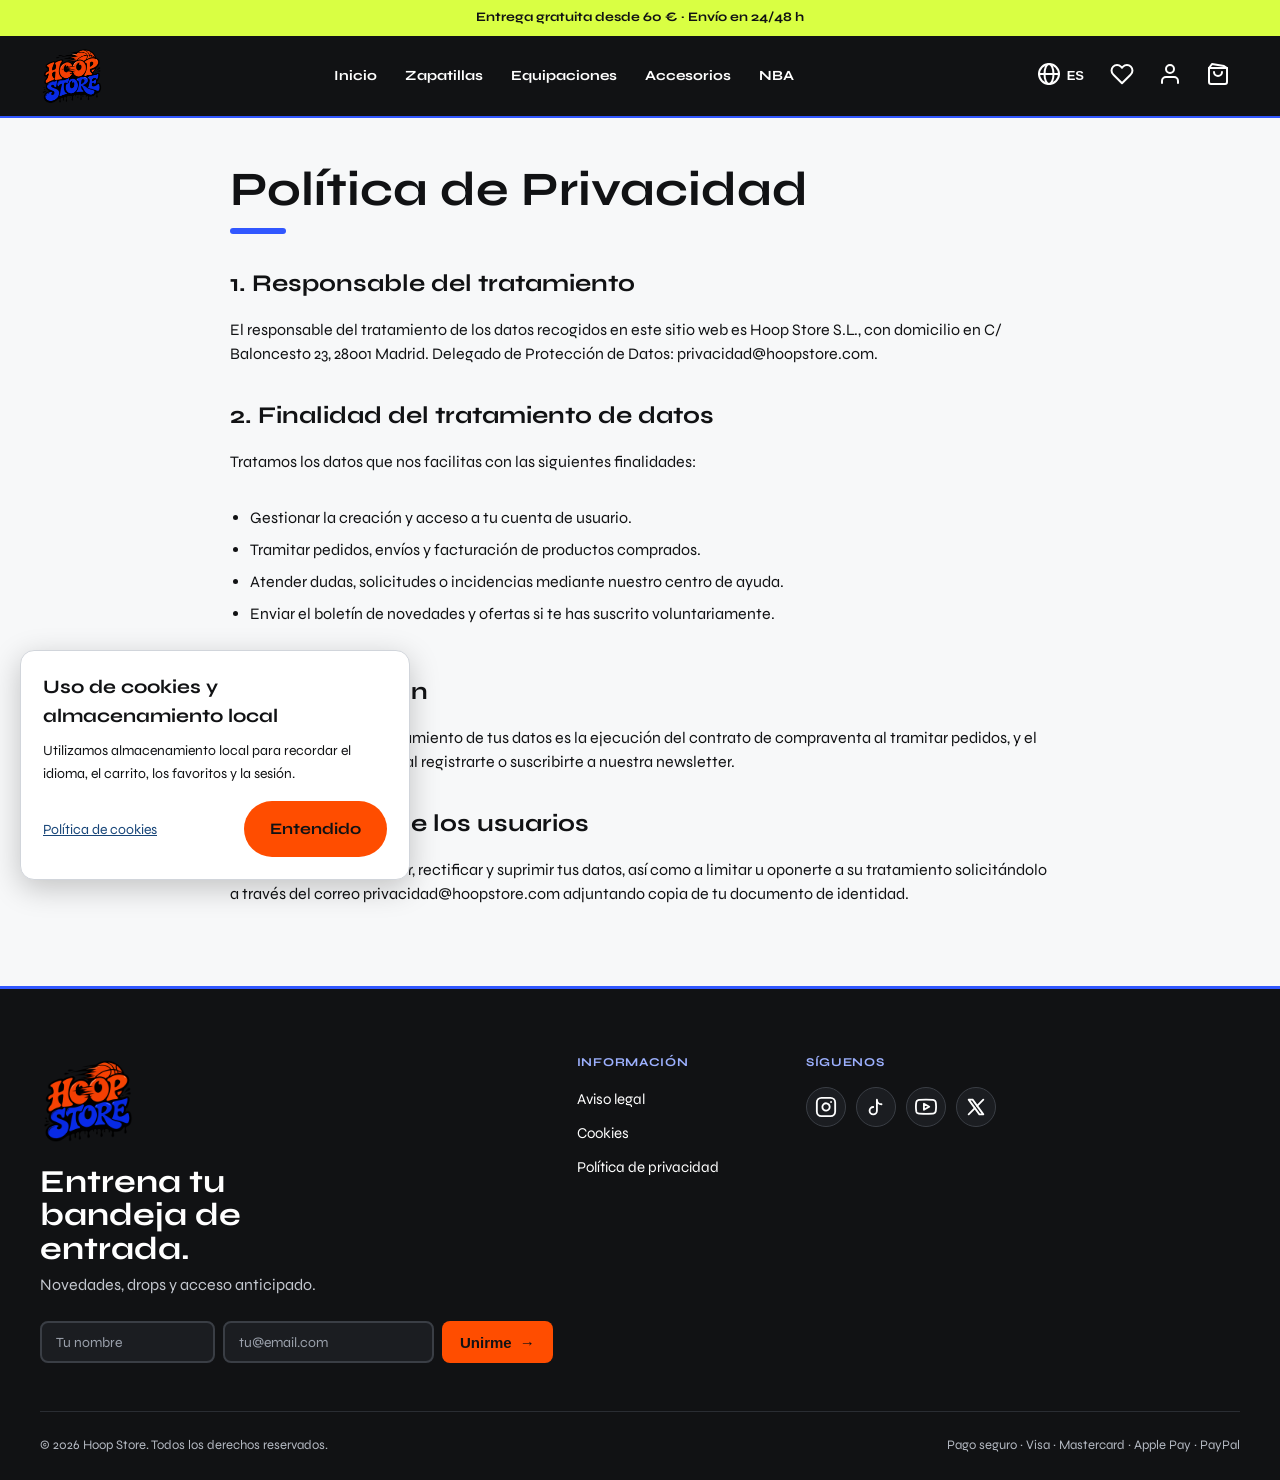
<file: politica-privacidad.html>
<!DOCTYPE html>
<html lang="es">

<head>
    <link rel="icon" type="image/x-icon" href="imagenes/favicon.ico">

  <meta charset="utf-8">
  <meta name="viewport" content="width=device-width, initial-scale=1">
  <title>Política de Privacidad · Hoop Store</title>
  <meta name="description"
    content="Política de privacidad, tratamiento de datos personales y derechos RGPD en Hoop Store.">
  <meta name="theme-color" content="#111214">
  <link rel="preconnect" href="https://fonts.googleapis.com">
  <link rel="preconnect" href="https://fonts.gstatic.com" crossorigin>
  <link href="https://fonts.googleapis.com/css2?family=Syne:wght@400;700&display=swap" rel="stylesheet">
  <link rel="stylesheet" href="css/style.css">
  <script src="javascript/geo-schema.js" defer></script>
</head>

<body>

 <div role="region"
       aria-label="Acceso al contenido e información de envíos">

    <a class="skip" href="#main" data-i18n="skip">
      Saltar al contenido
    </a>

    <div class="announce" data-i18n="announce">
      Entrega gratuita desde 60 € · Envío en 24/48 h
    </div>

  </div>
  <header class="site-header">
    <div class="container header-in">
      <a class="brand" href="index.html" aria-label="Hoop Store" title="Hoop Store">
        <img src="imagenes/transparent-logo.png" alt="Hoop Store" width="70" height="64">
      </a>

      <nav class="nav" id="nav" aria-label="Principal">
        <a href="index.html" data-i18n="nav_home">Inicio</a>
        <a href="catalogo.html?categoria=zapatillas" data-i18n="nav_shoes">Zapatillas</a>
        <a href="catalogo.html?categoria=equipaciones" data-i18n="nav_kits">Equipaciones</a>
        <a href="catalogo.html?categoria=accesorios" data-i18n="nav_acc">Accesorios</a>
        <a href="catalogo.html?categoria=nba" data-i18n="nav_nba">NBA</a>
      </nav>

      <div class="utils">
        <div class="lang">
          <button class="icon-btn lang-btn" id="btnLang" type="button" aria-expanded="false" aria-controls="langMenu"
            aria-label="Idioma" title="Idioma" data-i18n-aria="a_lang">
            <span class="ico" aria-hidden="true">
              <svg width="24" height="24" viewBox="0 0 24 24" fill="none" stroke="currentColor" stroke-width="2"
                stroke-linecap="round" stroke-linejoin="round" aria-hidden="true">
                <circle cx="12" cy="12" r="10"></circle>
                <line x1="2" y1="12" x2="22" y2="12"></line>
                <ellipse cx="12" cy="12" rx="4.5" ry="10"></ellipse>
              </svg>
            </span>
            <span id="langLabel">ES</span>
          </button>
          <ul class="lang-menu" id="langMenu" hidden>
            <li><button type="button" data-lang="es" aria-current="true">Español</button></li>
            <li><button type="button" data-lang="en">English</button></li>
            <li><button type="button" data-lang="ca">Català</button></li>
            <li><button type="button" data-lang="fr">Français</button></li>
          </ul>
        </div>

        <button class="icon-btn" id="btnFav" type="button" aria-label="Favoritos" title="Favoritos"
          data-i18n-aria="a_fav">
          <span class="sr" data-i18n="a_fav">Favoritos</span>
          <span class="ico" aria-hidden="true">
            <svg width="24" height="24" viewBox="0 0 24 24" fill="none" stroke="currentColor" stroke-width="2"
              stroke-linecap="round" stroke-linejoin="round" aria-hidden="true">
              <path
                d="M20.84 4.61a5.5 5.5 0 0 0-7.78 0L12 5.67l-1.06-1.06a5.5 5.5 0 0 0-7.78 7.78l1.06 1.06L12 21.23l7.78-7.78 1.06-1.06a5.5 5.5 0 0 0 0-7.78z">
              </path>
            </svg>
          </span>
          <span class="cart-count" id="favCount" hidden>0</span>
        </button>

        <button class="icon-btn" id="btnUser" type="button" aria-label="Iniciar sesión" title="Iniciar sesión"
          data-i18n-aria="a_user">
          <span class="sr" data-i18n="a_user">Iniciar sesión</span>
          <span class="ico" aria-hidden="true">
            <svg width="24" height="24" viewBox="0 0 24 24" fill="none" stroke="currentColor" stroke-width="2"
              stroke-linecap="round" stroke-linejoin="round" aria-hidden="true">
              <path d="M20 21v-2a4 4 0 0 0-4-4H8a4 4 0 0 0-4 4v2"></path>
              <circle cx="12" cy="7" r="4"></circle>
            </svg>
          </span>
        </button>

        <button class="icon-btn" id="btnCart" type="button" aria-label="Carrito" title="Carrito"
          data-i18n-aria="a_cart">
          <span class="sr" data-i18n="a_cart">Carrito</span>
          <span class="ico" aria-hidden="true">
            <svg width="24" height="24" viewBox="0 0 24 24" fill="none" stroke="currentColor" stroke-width="2"
              stroke-linecap="round" stroke-linejoin="round" aria-hidden="true">
              <path d="M6 2L3 6v14a2 2 0 0 0 2 2h14a2 2 0 0 0 2-2V6l-3-2z"></path>
              <line x1="3" y1="6" x2="21" y2="6"></line>
              <path d="M16 10a4 4 0 0 1-8 0"></path>
            </svg>
          </span>
          <span class="cart-count" id="cartCount" hidden>0</span>
        </button>

        <button class="burger" id="btnMenu" type="button" aria-expanded="false" aria-controls="nav"
          aria-label="Abrir menú" title="Abrir menú">
          <span class="sr">Abrir menú</span>
          <svg class="burger-icon" width="24" height="24" viewBox="0 0 24 24" fill="none" stroke="currentColor"
            stroke-width="2" stroke-linecap="round" stroke-linejoin="round" aria-hidden="true">
            <line x1="3" y1="6" x2="21" y2="6"></line>
            <line x1="3" y1="12" x2="21" y2="12"></line>
            <line x1="3" y1="18" x2="21" y2="18"></line>
          </svg>
        </button>
      </div>
    </div>
  </header>

  <main id="main" tabindex="-1">
    <article class="container legal-page" style="padding-block: 48px 80px; max-width: 900px;">
      <h1 class="t-h2" style="margin-bottom: 24px;" data-i18n="pr_title">Política de Privacidad</h1>

      <section style="display: grid; gap: 16px; margin-top: 32px;">
        <h2 data-i18n="pr_h2_1">1. Responsable del tratamiento</h2>
        <p data-i18n="pr_p_1">El responsable del tratamiento de los datos recogidos en este sitio web es Hoop Store S.L.,
          con domicilio en C/ Baloncesto 23, 28001 Madrid. Delegado de Protección de Datos:
          privacidad@hoopstore.com.</p>
      </section>

      <section style="display: grid; gap: 16px; margin-top: 32px;">
        <h2 data-i18n="pr_h2_2">2. Finalidad del tratamiento de datos</h2>
        <p data-i18n="pr_p_2">Tratamos los datos que nos facilitas con las siguientes finalidades:</p>
        <ul style="padding-left: 20px; display: grid; gap: 8px;">
          <li data-i18n="pr_li_1">Gestionar la creación y acceso a tu cuenta de usuario.</li>
          <li data-i18n="pr_li_2">Tramitar pedidos, envíos y facturación de productos comprados.</li>
          <li data-i18n="pr_li_3">Atender dudas, solicitudes o incidencias mediante nuestro centro de ayuda.</li>
          <li data-i18n="pr_li_4">Enviar el boletín de novedades y ofertas si te has suscrito voluntariamente.</li>
        </ul>
      </section>

      <section style="display: grid; gap: 16px; margin-top: 32px;">
        <h2 data-i18n="pr_h2_3">3. Legitimación</h2>
        <p data-i18n="pr_p_3">La base legal para el tratamiento de tus datos es la ejecución del contrato de compraventa al tramitar
          pedidos, y el consentimiento expreso al registrarte o suscribirte a nuestra newsletter.</p>
      </section>

      <section style="display: grid; gap: 16px; margin-top: 32px;">
        <h2 data-i18n="pr_h2_4">4. Derechos de los usuarios</h2>
        <p data-i18n="pr_p_4">Tienes derecho a acceder, rectificar y suprimir tus datos, así como a limitar u oponerte a su tratamiento
          solicitándolo a través del correo privacidad@hoopstore.com adjuntando copia de tu documento
          de identidad.</p>
      </section>
    </article>
  </main>

  <footer class="site-footer dark">
    <div class="container">
      <div class="footer-top">
        <div class="f-brand">
          <img src="imagenes/transparent-logo.png" alt="Hoop Store" width="104" height="96" loading="lazy">
          <h2 data-i18n="news_title">Entrena tu bandeja de entrada.</h2>
          <p data-i18n="news_sub">Novedades, drops y acceso anticipado.</p>
          <form class="news" id="newsletterForm" action="#" method="post">
            <div class="news-field">
              <label class="sr" for="newsName" data-i18n="name">Nombre</label>
              <input id="newsName" name="name" type="text" title="Tu nombre" required autocomplete="name"
                placeholder="Tu nombre" data-i18n-ph="ph_name">
            </div>
            <div class="news-field">
              <label class="sr" for="newsEmail" data-i18n="email">Correo electrónico</label>
              <input id="newsEmail" name="email" type="email" title="Correo electrónico" required autocomplete="email"
                placeholder="tu@email.com" data-i18n-ph="ph_email">
            </div>
            <button type="submit" class="news-submit" aria-label="Suscribirme" title="Suscribirme"
              data-i18n-aria="a_subscribe">
              <span data-i18n="btn_subscribe">Unirme</span>
              <span aria-hidden="true">→</span>
            </button>
          </form>
        </div>

        <nav class="f-col" aria-label="Información">
          <h3 data-i18n="col_info">Información</h3>
          <ul>
            <li><a href="aviso-legal.html" data-i18n="legal">Aviso legal</a></li>
            <li><a href="politica-cookies.html" data-i18n="cookies">Cookies</a></li>
            <li><a href="politica-privacidad.html" data-i18n="privacy">Política de privacidad</a></li>
          </ul>
        </nav>

        <nav class="f-col" aria-label="Redes sociales">
          <h3 data-i18n="col_follow">Síguenos</h3>
          <ul class="social-links">
            <li>
              <a href="https://www.instagram.com/" target="_blank" rel="noopener" aria-label="Instagram"
                title="Instagram">
                <span class="sr">Instagram</span>
                <svg width="24" height="24" viewBox="0 0 24 24" fill="none" stroke="currentColor" stroke-width="2"
                  stroke-linecap="round" stroke-linejoin="round" aria-hidden="true">
                  <rect x="2" y="2" width="20" height="20" rx="5" ry="5"></rect>
                  <path d="M16 11.37A4 4 0 1 1 12.63 8 4 4 0 0 1 16 11.37z"></path>
                  <line x1="17.5" y1="6.5" x2="17.51" y2="6.5"></line>
                </svg>
              </a>
            </li>
            <li>
              <a href="https://www.tiktok.com/" target="_blank" rel="noopener" aria-label="TikTok" title="TikTok">
                <span class="sr">TikTok</span>
                <svg width="24" height="24" viewBox="0 0 24 24" fill="none" stroke="currentColor" stroke-width="2"
                  stroke-linecap="round" stroke-linejoin="round" aria-hidden="true">
                  <path d="M9 12a4 4 0 1 0 4 4V4a5 5 0 0 0 5 5"></path>
                </svg>
              </a>
            </li>
            <li>
              <a href="https://www.youtube.com/" target="_blank" rel="noopener" aria-label="YouTube" title="YouTube">
                <span class="sr">YouTube</span>
                <svg width="24" height="24" viewBox="0 0 24 24" fill="none" stroke="currentColor" stroke-width="2"
                  stroke-linecap="round" stroke-linejoin="round" aria-hidden="true">
                  <path
                    d="M22.54 6.42a2.78 2.78 0 0 0-1.94-2C18.88 4 12 4 12 4s-6.88 0-8.6.46a2.78 2.78 0 0 0-1.94 2A29 29 0 0 0 1 11.75a29 29 0 0 0 .46 5.33A2.78 2.78 0 0 0 3.4 19c1.72.46 8.6.46 8.6.46s6.88 0 8.6-.46a2.78 2.78 0 0 0 1.94-2 29 29 0 0 0 .46-5.25 29 29 0 0 0-.46-5.33z">
                  </path>
                  <polygon points="9.75 15.02 15.5 11.75 9.75 8.48 9.75 15.02"></polygon>
                </svg>
              </a>
            </li>
            <li>
              <a href="https://x.com/" target="_blank" rel="noopener" aria-label="X" title="X">
                <span class="sr">X</span>
                <svg width="24" height="24" viewBox="0 0 24 24" fill="none" stroke="currentColor" stroke-width="2"
                  stroke-linecap="round" stroke-linejoin="round" aria-hidden="true">
                  <path d="M4 4l11.733 16h4.267l-11.733 -16z"></path>
                  <path d="M4 20l6.768 -6.768m2.46 -2.46l6.772 -6.772"></path>
                </svg>
              </a>
            </li>
          </ul>
        </nav>
      </div>

      <div class="f-bottom">
        <span data-i18n="rights">© 2026 Hoop Store. Todos los derechos reservados.</span>
        <span data-i18n="secure">Pago seguro · Visa · Mastercard · Apple Pay · PayPal</span>
      </div>
    </div>
  </footer>

  <!-- Diálogo Sesión -->
  <dialog id="dlgUser" aria-labelledby="userTitle">
    <div class="dlg">
      <button class="dlg-x" type="button" data-close aria-label="Cerrar" title="Cerrar"
        data-i18n-aria="a_close">✕</button>
      <h2 id="userTitle" data-i18n="login_title">Entra en tu cuenta</h2>

      <button class="btn-google" type="button" id="btnGoogleLogin" aria-label="Continuar con Google"
        title="Continuar con Google">
        <svg class="google-icon" width="20" height="20" viewBox="0 0 24 24" aria-hidden="true">
          <path fill="#4285F4"
            d="M23.745 12.27c0-.7-.06-1.4-.19-2.07H12v4.51h6.6c-.29 1.52-1.14 2.82-2.4 3.68v3.05h3.88c2.27-2.09 3.665-5.17 3.665-9.17z" />
          <path fill="#34A853"
            d="M12 24c3.24 0 5.95-1.08 7.93-2.91l-3.88-3.05c-1.08.72-2.45 1.16-4.05 1.16-3.12 0-5.77-2.1-6.72-4.93H1.25v3.15C3.26 21.36 7.33 24 12 24z" />
          <path fill="#FBBC05"
            d="M5.28 14.27c-.25-.72-.38-1.49-.38-2.27s.13-1.55.38-2.27V6.58H1.25C.45 8.18 0 9.98 0 12s.45 3.82 1.25 5.42l4.03-3.15z" />
          <path fill="#EA4335"
            d="M12 4.75c1.77 0 3.35.61 4.6 1.8l3.42-3.42C17.95 1.19 15.24 0 12 0 7.33 0 3.26 2.64 1.25 6.58l4.03 3.15c.95-2.83 3.6-4.98 6.72-4.98z" />
        </svg>
        <span data-i18n="google_btn">Continuar con Google</span>
      </button>

      <div class="auth-divider" role="separator" aria-label="O inicia sesión con correo">
        <span data-i18n="auth_or">o con correo</span>
      </div>

      <form id="loginForm" class="dlg-form" action="#" method="post">
        <div class="field">
          <label for="loginEmail" data-i18n="email">Correo electrónico</label>
          <input type="email" id="loginEmail" title="Correo electrónico" required autocomplete="email">
        </div>
        <div class="field">
          <label for="loginPassword" data-i18n="password">Contraseña</label>
          <input type="password" id="loginPassword" title="Contraseña" required autocomplete="current-password">
        </div>
        <input class="btn btn-primary" type="submit" value="Entrar" title="Entrar" data-i18n="login_btn">
      </form>

      <div id="userIn" class="dlg-form" hidden>
        <p class="hello" id="userHello"></p>
        <button class="btn btn-primary" type="button" id="btnLogout" data-i18n="logout">Cerrar sesión</button>
      </div>

      <p class="note" data-i18n="demo"></p>
    </div>
  </dialog>

  <!-- Diálogo Favoritos -->
  <dialog id="dlgFav" aria-labelledby="favTitleDlg">
    <div class="dlg">
      <button class="dlg-x" type="button" data-close aria-label="Cerrar" title="Cerrar"
        data-i18n-aria="a_close">✕</button>
      <h2 id="favTitleDlg" data-i18n="fav_dlg">Mis favoritos</h2>
      <p class="fav-empty" id="favEmpty" data-i18n="fav_empty">Todavía no tienes favoritos.</p>
      <ul class="fav-list" id="favList" hidden>
        <li hidden>-</li>
      </ul>
    </div>
  </dialog>

  <!-- Diálogo Carrito -->
  <dialog id="dlgCart" aria-labelledby="cartTitle">
    <div class="dlg">
      <button class="dlg-x" type="button" data-close aria-label="Cerrar" title="Cerrar"
        data-i18n-aria="a_close">✕</button>
      <h2 id="cartTitle" data-i18n="cart_title">Tu carrito</h2>

      <div class="ship" id="cartShip">
        <p id="shipText"></p>
        <div class="bar" id="shipBar"><span class="bar-fill"></span></div>
      </div>

      <div class="cart-empty-box" id="cartEmpty">
        <p class="fav-empty" data-i18n="cart_empty">Tu carrito está vacío.</p>
        <button class="btn btn-primary" type="button" data-close data-i18n="cart_continue">Seguir comprando</button>
      </div>

      <ul class="fav-list" id="cartList" hidden>
        <li hidden>-</li>
      </ul>

      <div class="cart-foot" id="cartFoot">
        <p class="sum"><span data-i18n="subtotal">Subtotal</span><span id="sumSub"></span></p>
        <p class="sum"><span data-i18n="shipping">Envío</span><span id="sumShip"></span></p>
        <p class="sum total"><span data-i18n="total">Total</span><span id="sumTotal"></span></p>
        <button class="btn btn-primary" type="button" id="btnCheckout" data-i18n="checkout">Finalizar compra</button>
      </div>
    </div>
  </dialog>
  <div class="toast" id="toast" role="status" aria-live="polite"></div>
  <script src="javascript/script.js"></script>
</body>

</html>
</file>
<file: css/style.css>
/* =========================================================
   Hoop Store · style.css
   1. Variables      2. Base            3. Componentes
   4. Cabecera       5. Secciones       6. Footer
   7. Diálogos       8. Hover           9. Animaciones
   10. Responsive
   ========================================================= */

/* ===== 1. Variables (guía de estilos) ===== */
:root {
  --primary: #ff4d00;
  --secondary: #3157ff;
  --blue-dark: #1f3ed1;
  --blue-light: #9db1ff;
  --blue-tint: #e9eeff;
  --blue-tint-2: #dbe4ff;
  --ink: #111214;
  --n700: #555a64;
  --n300: #c9cdd3;
  --n100: #eef0f2;
  --n050: #f7f8f9;
  --white: #ffffff;
  --acid: #d9ff43;
  --success: #21b573;
  --font: "Syne", system-ui, -apple-system, "Segoe UI", Arial, sans-serif;
  --pad: 80px;
  --gap: 24px;
  --section: 96px;
  --radius: 20px;
  --ease: cubic-bezier(0.2, 0.8, 0.2, 1);
}

/* ===== 14. Página de Checkout ===== */
.checkout-container {
  padding-block: 48px 80px;
}

.checkout-header {
  margin-bottom: 36px;
}

.checkout-layout {
  display: grid;
  grid-template-columns: 1.4fr 1fr;
  gap: 40px;
  align-items: start;
}

.checkout-form {
  display: grid;
  gap: 28px;
}

.form-section {
  border: 1px solid var(--n300);
  border-radius: var(--radius);
  padding: 24px;
  background: var(--white);
  margin: 0;
}

.section-title {
  font-size: 20px;
  font-weight: 700;
  padding-inline: 8px;
  color: var(--ink);
}

.form-grid {
  display: grid;
  grid-template-columns: 1fr 1fr;
  gap: 16px;
  margin-top: 16px;
}

.field.full {
  grid-column: 1 / -1;
}

.field-check {
  display: flex;
  align-items: center;
  gap: 12px;
  font-size: 14px;
}

.field-check input[type="checkbox"] {
  width: 18px;
  height: 18px;
  accent-color: var(--secondary);
  cursor: pointer;
}

.payment-options {
  display: grid;
  grid-template-columns: repeat(3, 1fr);
  gap: 12px;
  margin-top: 16px;
}

.pay-card {
  display: flex;
  flex-direction: column;
  gap: 6px;
  padding: 14px;
  border: 2px solid var(--n300);
  border-radius: 12px;
  background: var(--n050);
  cursor: pointer;
  font-size: 13px;
  font-weight: 700;
  transition:
    border-color 0.2s,
    background-color 0.2s;
}

.pay-card:hover {
  border-color: var(--secondary);
}

.pay-card input[type="radio"]:checked + span {
  color: var(--secondary);
}

.btn-submit-order {
  width: 100%;
  height: 60px;
  font-size: 18px;
}

/* Resumen lateral */
.summary-card {
  position: sticky;
  top: 100px;
  border: 1px solid var(--n300);
  border-radius: var(--radius);
  padding: 28px;
  background: var(--white);
  box-shadow: 0 8px 24px rgba(17, 18, 20, 0.04);
}

.summary-title {
  font-size: 22px;
  margin-bottom: 20px;
}

.summary-items {
  list-style: none;
  padding: 0;
  margin: 0;
  display: grid;
  gap: 16px;
  max-height: 300px;
  overflow-y: auto;
  border-bottom: 1px solid var(--n300);
  padding-bottom: 20px;
}

.summary-item {
  display: flex;
  align-items: center;
  gap: 14px;
}

.sum-thumb {
  width: 56px;
  height: 56px;
  border-radius: 10px;
  object-fit: cover;
  background: var(--blue-tint);
  border: 1px solid var(--n300);
}

.sum-info {
  flex: 1;
  display: flex;
  flex-direction: column;
  gap: 2px;
}

.sum-info strong {
  font-size: 14px;
  line-height: 1.2;
}

.sum-info small {
  color: var(--n700);
  font-size: 12px;
}

.sum-price {
  font-weight: 700;
  font-size: 15px;
}

.summary-totals {
  padding-block: 20px;
  display: grid;
  gap: 10px;
  border-bottom: 1px solid var(--n300);
}

.sum-row {
  display: flex;
  justify-content: space-between;
  font-size: 15px;
}

.sum-row.total {
  font-size: 20px;
  font-weight: 700;
  color: var(--primary);
  margin-top: 6px;
}

.guarantee-box {
  margin-top: 20px;
  font-size: 13px;
  color: var(--n700);
  display: grid;
  gap: 8px;
}

.order-success {
  background: var(--white);
  padding: 40px;
  border-radius: var(--radius);
  border: 1px solid var(--secondary);
  text-align: center;
}

@media (max-width: 960px) {
  .checkout-layout {
    grid-template-columns: 1fr;
  }
  .payment-options {
    grid-template-columns: 1fr;
  }
  .form-grid {
    grid-template-columns: 1fr;
  }
}

/* ===== 2. Base ===== */
* {
  box-sizing: border-box;
}
html {
  scroll-behavior: smooth;
  -webkit-text-size-adjust: 100%;
}

body {
  margin: 0;
  background: var(--n050);
  color: var(--ink);
  font-family: var(--font);
  font-size: 16px;
  line-height: 1.5;
  -webkit-font-smoothing: antialiased;
  min-height: 100vh;
  display: flex;
  flex-direction: column;
}

::selection {
  background: var(--secondary);
  color: var(--white);
}

main {
  flex: 1;
  outline: none;
}
img {
  display: block;
  max-width: 100%;
}
a {
  color: inherit;
}
h1,
h2,
h3,
p {
  margin: 0;
}
[hidden] {
  display: none !important;
}

:focus-visible {
  outline: 3px solid var(--secondary);
  outline-offset: 3px;
  border-radius: 6px;
}
.dark :focus-visible,
.site-header :focus-visible {
  outline-color: var(--acid);
}

.sr {
  position: absolute;
  width: 1px;
  height: 1px;
  overflow: hidden;
  clip: rect(0 0 0 0);
  white-space: nowrap;
}

.skip {
  position: absolute;
  left: 16px;
  top: -80px;
  z-index: 200;
  padding: 12px 20px;
  border-radius: 999px;
  background: var(--acid);
  color: var(--ink);
  font-weight: 700;
  text-decoration: none;
}
.skip:focus {
  top: 16px;
}

.container {
  width: 100%;
  max-width: 1600px;
  margin-inline: auto;
  padding-inline: var(--pad);
}

.dark {
  background: var(--ink);
  color: var(--white);
}

/* ===== 3. Componentes ===== */

/* Tipografía */
.t-hero {
  font-size: 96px;
  line-height: 0.88;
  font-weight: 700;
  text-transform: uppercase;
  letter-spacing: -0.01em;
}
.t-h2 {
  font-size: 48px;
  line-height: 1;
  font-weight: 700;
}
.t-h2::after {
  content: "";
  display: block;
  width: 56px;
  height: 6px;
  margin-top: 14px;
  border-radius: 6px;
  background: var(--secondary);
}

/* Botones */
.btn {
  display: inline-flex;
  align-items: center;
  justify-content: center;
  gap: 8px;
  height: 56px;
  padding: 0 24px;
  border: 2px solid transparent;
  border-radius: 999px;
  font: inherit;
  font-weight: 700;
  text-decoration: none;
  white-space: nowrap;
  cursor: pointer;
  transition:
    background-color 0.2s,
    color 0.2s,
    border-color 0.2s,
    transform 0.2s var(--ease),
    box-shadow 0.2s;
}
.btn:active {
  transform: scale(0.97);
}
.btn-sm {
  height: 48px;
  padding: 0 20px;
  font-size: 14px;
}
.btn-primary {
  background: var(--primary);
  color: var(--ink);
}
.btn-secondary {
  border-color: var(--white);
  color: var(--white);
}

/* Aviso (toast) */
.toast {
  position: fixed;
  left: 50%;
  bottom: calc(24px + env(safe-area-inset-bottom, 0px));
  z-index: 150;
  max-width: calc(100% - 32px);
  padding: 12px 22px;
  border: 1px solid var(--secondary);
  border-radius: 999px;
  background: var(--ink);
  color: var(--white);
  font-size: 14px;
  font-weight: 700;
  opacity: 0;
  pointer-events: none;
  transform: translate(-50%, 24px);
  transition:
    opacity 0.2s,
    transform 0.25s;
}
.toast.on {
  opacity: 1;
  transform: translate(-50%, 0);
}

/* ===== 4. Cabecera ===== */
.announce {
  background: var(--acid);
  color: var(--ink);
  text-align: center;
  font-size: 13px;
  font-weight: 700;
  padding: 8px 24px;
}

.site-header {
  position: sticky;
  top: 0;
  z-index: 50;
  background: var(--ink);
  color: var(--white);
  border-bottom: 2px solid var(--secondary);
  transition: box-shadow 0.25s;
}
.site-header.scrolled {
  box-shadow: 0 6px 24px rgba(0, 0, 0, 0.35);
}

.header-in {
  display: flex;
  align-items: center;
  gap: 32px;
  height: 80px;
}
.brand {
  flex: none;
  line-height: 0;
}
.brand img {
  height: 64px;
  width: auto;
  transition: transform 0.3s var(--ease);
}

.nav {
  display: flex;
  gap: 8px;
  margin-inline: auto;
}
.nav a {
  position: relative;
  padding: 8px 14px;
  border-radius: 999px;
  font-size: 15px;
  font-weight: 700;
  text-decoration: none;
  transition: color 0.2s;
}
.nav a::before {
  content: "";
  position: absolute;
  left: 14px;
  right: 14px;
  bottom: 2px;
  height: 3px;
  border-radius: 3px;
  background: var(--blue-light);
  transform: scaleX(0);
  transform-origin: left;
  transition: transform 0.25s var(--ease);
}
.nav a:hover::before {
  transform: scaleX(1);
}
.nav a[aria-current="page"]::after {
  content: "";
  position: absolute;
  left: 14px;
  right: 14px;
  bottom: 2px;
  height: 3px;
  border-radius: 3px;
  background: var(--primary);
}

/* Iconos de la cabecera */
.utils {
  display: flex;
  align-items: center;
  gap: 4px;
  flex: none;
}
.icon-btn {
  position: relative;
  display: grid;
  place-items: center;
  width: 44px;
  height: 44px;
  border: 0;
  border-radius: 50%;
  background: transparent;
  color: inherit;
  text-decoration: none;
  cursor: pointer;
  transition:
    background-color 0.2s,
    transform 0.25s var(--ease),
    color 0.2s;
}
.icon-btn .ico {
  display: block;
  font-size: 22px;
  line-height: 1;
  transition: transform 0.3s var(--ease);
}
#btnFav.has {
  color: var(--primary);
}

.cart-count {
  position: absolute;
  top: 2px;
  right: 0;
  display: grid;
  place-items: center;
  min-width: 20px;
  height: 20px;
  padding: 0 5px;
  border-radius: 999px;
  background: var(--primary);
  color: var(--ink);
  font-size: 12px;
  font-weight: 700;
  line-height: 1;
}
.cart-count.bump {
  animation: bump 0.4s;
}

/* Punto verde en el icono de usuario cuando hay sesión */
#btnUser.logged::after {
  content: "";
  position: absolute;
  top: 8px;
  right: 8px;
  width: 10px;
  height: 10px;
  border: 2px solid var(--ink);
  border-radius: 50%;
  background: var(--success);
}

.burger {
  display: none;
  width: 44px;
  height: 44px;
  border: 0;
  border-radius: 50%;
  background: transparent;
  color: var(--white);
  font-size: 24px;
  cursor: pointer;
  transition:
    background-color 0.2s,
    transform 0.25s var(--ease);
}

/* Selector de idioma */
.lang {
  position: relative;
}
.lang-btn {
  width: auto;
  padding: 0 12px;
  gap: 6px;
  display: flex;
  align-items: center;
  font-size: 13px;
  font-weight: 700;
}
.lang-menu {
  position: absolute;
  top: calc(100% + 8px);
  right: 0;
  z-index: 60;
  min-width: 160px;
  margin: 0;
  padding: 6px;
  list-style: none;
  border-radius: 14px;
  background: var(--white);
  color: var(--ink);
  box-shadow: 0 12px 32px rgba(0, 0, 0, 0.3);
  animation: pop-in 0.2s var(--ease);
}
.lang-menu button {
  width: 100%;
  padding: 10px 14px;
  border: 0;
  border-radius: 10px;
  background: transparent;
  color: inherit;
  font: inherit;
  font-size: 14px;
  font-weight: 700;
  text-align: left;
  cursor: pointer;
  transition:
    background-color 0.15s,
    padding-left 0.2s var(--ease);
}
.lang-menu button[aria-current="true"] {
  background: var(--blue-tint-2);
  color: var(--blue-dark);
}

/* ===== 5. Secciones ===== */

/* Hero */
.hero {
  overflow: hidden;
  background:
    radial-gradient(
      60% 85% at 80% 50%,
      rgba(49, 87, 255, 0.5),
      rgba(49, 87, 255, 0) 70%
    ),
    var(--ink);
}
.hero-grid {
  display: grid;
  grid-template-columns: repeat(12, 1fr);
  gap: var(--gap);
  align-items: center;
  min-height: 600px;
  padding-block: 64px;
}
.hero-copy {
  grid-column: 1 / span 7;
}
.chip {
  display: inline-block;
  margin-bottom: 24px;
  padding: 6px 14px;
  border-radius: 999px;
  background: var(--acid);
  color: var(--ink);
  font-size: 12px;
  font-weight: 700;
}
.hero-copy .t-hero {
  margin-bottom: 32px;
}
.lead {
  max-width: 46ch;
  margin-bottom: 32px;
  font-size: 18px;
  color: #d4d7dd;
}
.hero-actions {
  display: flex;
  flex-wrap: wrap;
  gap: 16px;
}

/* Balón decorativo */
.hero-art {
  grid-column: 8 / span 5;
  position: relative;
}
.ball-wrap {
  transition: transform 0.7s var(--ease);
}
.ball {
  position: relative;
  aspect-ratio: 1 / 1;
  overflow: hidden;
  border-radius: 50%;
  background: radial-gradient(
    circle at 35% 30%,
    #ff7a3d,
    var(--primary) 55%,
    #c23a00
  );
  box-shadow:
    0 30px 60px rgba(0, 0, 0, 0.45),
    0 0 0 10px rgba(49, 87, 255, 0.25);
  animation: ball-in 0.9s var(--ease) both;
}
.ball::before,
.ball::after,
.ball i {
  content: "";
  position: absolute;
}
.ball::before {
  inset: 0;
  background:
    linear-gradient(var(--ink), var(--ink)) center / 4px 100% no-repeat,
    linear-gradient(var(--ink), var(--ink)) center / 100% 4px no-repeat;
}
.ball::after,
.ball i {
  top: -6%;
  bottom: -6%;
  width: 80%;
  border: 4px solid var(--ink);
  border-radius: 50%;
}
.ball::after {
  left: -66%;
}
.ball i {
  right: -66%;
}

.sticker {
  position: absolute;
  right: 0;
  bottom: 6%;
  padding: 14px 20px;
  border-radius: var(--radius);
  background: var(--acid);
  color: var(--ink);
  font-size: 20px;
  font-weight: 700;
  line-height: 1.2;
  transform: rotate(4deg);
  transition: transform 0.3s var(--ease);
}
.sticker small {
  display: block;
  font-size: 13px;
  font-weight: 400;
}

/* Bloques */
.block {
  padding-block: var(--section) 0;
}
.block:last-of-type {
  padding-bottom: var(--section);
}
.block .t-h2 {
  margin-bottom: 32px;
}
.block-head {
  display: flex;
  align-items: center;
  justify-content: space-between;
  gap: 24px;
  margin-bottom: 32px;
}
.block-head .t-h2 {
  margin-bottom: 0;
}
.link-all {
  font-weight: 700;
  text-decoration: underline;
  text-decoration-color: var(--secondary);
  text-decoration-thickness: 2px;
  text-underline-offset: 5px;
  white-space: nowrap;
  transition: color 0.2s;
}
.link-all::after {
  content: " →";
  display: inline-block;
  transition: transform 0.25s var(--ease);
}

/* Accesos rápidos (categorías) */
.tiles {
  display: grid;
  grid-template-columns: repeat(4, 1fr);
  gap: var(--gap);
}
.tile {
  position: relative;
  display: flex;
  flex-direction: column;
  justify-content: flex-end;
  overflow: hidden;
  aspect-ratio: 3 / 4;
  padding: 24px;
  border-radius: var(--radius);
  background-color: var(--ink);
  background-image: linear-gradient(
    to top,
    rgba(0, 0, 0, 0.55) 0%,
    rgba(0, 0, 0, 0) 65%
  );
  color: var(--white);
  text-decoration: none;
  transition:
    background-color 0.3s,
    transform 0.3s var(--ease),
    box-shadow 0.3s;
}
.tile:nth-child(1),
.tile:nth-child(4) {
  background-color: var(--secondary);
}
.tile h3 {
  font-size: 24px;
  line-height: 1.1;
  transition: transform 0.3s var(--ease);
}
.tile p {
  max-width: calc(100% - 56px);
  font-size: 14px;
  color: rgba(255, 255, 255, 0.85);
}
.tile::after {
  content: "→";
  position: absolute;
  right: 20px;
  bottom: 20px;
  display: grid;
  place-items: center;
  width: 44px;
  height: 44px;
  border-radius: 50%;
  background: var(--primary);
  color: var(--ink);
  font-size: 20px;
  font-weight: 700;
  opacity: 0;
  transform: translateX(-12px) scale(0.6);
  transition:
    opacity 0.25s,
    transform 0.35s var(--ease);
}

/* Productos */
.grid {
  display: grid;
  grid-template-columns: repeat(4, 1fr);
  gap: var(--gap);
}
.card {
  display: flex;
  flex-direction: column;
  overflow: hidden;
  border: 1px solid var(--n300);
  border-radius: var(--radius);
  background: var(--white);
  transition:
    transform 0.3s var(--ease),
    box-shadow 0.3s,
    border-color 0.3s;
}
.card-media {
  position: relative;
  aspect-ratio: 1 / 1;
  overflow: hidden;
  background: var(--blue-tint);
  transition: background-color 0.3s;
}
.card-media img {
  width: 100%;
  height: 100%;
  object-fit: cover;
  transition: transform 0.5s var(--ease);
}
.card-media::after {
  content: none !important;
  display: none !important;
}
.badge {
  position: absolute;
  top: 16px;
  left: 16px;
  z-index: 1;
  padding: 4px 10px;
  border-radius: 999px;
  background: var(--ink);
  color: var(--white);
  font-size: 12px;
  font-weight: 700;
  text-transform: uppercase;
}
.badge.new {
  background: var(--acid);
  color: var(--ink);
}
.badge.sale {
  background: var(--primary);
  color: var(--ink);
}
.badge.nba {
  background: var(--secondary);
  color: var(--white);
}

/* Botón de favoritos en los productos */
.wish {
  position: absolute;
  top: 12px;
  right: 12px;
  z-index: 1;
  display: grid;
  place-items: center;
  width: 40px;
  height: 40px;
  border: 0;
  border-radius: 50%;
  background: var(--white);
  box-shadow: 0 2px 8px rgba(17, 18, 20, 0.12);
  color: var(--ink);
  cursor: pointer;
  transition:
    transform 0.2s var(--ease),
    box-shadow 0.2s,
    color 0.2s;
}

.wish::before,
.wish::after {
  content: none !important;
}

.wish svg {
  display: block;
  width: 20px;
  height: 20px;
  stroke: currentColor;
  fill: none;
  transition:
    transform 0.2s var(--ease),
    fill 0.2s ease,
    stroke 0.2s ease;
}

.wish[aria-pressed="true"] {
  color: var(--primary);
}

.wish[aria-pressed="true"] svg {
  fill: var(--primary);
  stroke: var(--primary);
}

.card-body {
  display: flex;
  flex-direction: column;
  flex: 1;
  gap: 6px;
  padding: 24px;
}
.card-meta {
  font-size: 12px;
  font-weight: 700;
  text-transform: uppercase;
  color: var(--secondary);
}
.card-name {
  font-size: 20px;
  line-height: 1.15;
}
.price {
  font-size: 20px;
  font-weight: 700;
}
.old {
  font-size: 14px;
  font-weight: 400;
  color: var(--n700);
  text-decoration: line-through;
}
.card .btn {
  width: 100%;
  margin-top: 16px;
}

/* Catálogo y Filtros */
.catalog-header {
  padding-block: 48px 24px;
}
.catalog-toolbar {
  display: grid;
  grid-template-columns: 1.2fr 1fr;
  gap: 24px;
  align-items: center;
  margin-top: 28px;
  background: var(--white);
  padding: 20px 24px;
  border-radius: var(--radius);
  border: 1px solid var(--n300);
  box-shadow: 0 4px 16px rgba(17, 18, 20, 0.04);
}
.catalog-search-box {
  position: relative;
  display: flex;
  align-items: center;
}
.catalog-search-box .search-icon {
  position: absolute;
  left: 16px;
  color: var(--n700);
  pointer-events: none;
  display: grid;
  place-items: center;
}
.catalog-search-box input {
  width: 100%;
  height: 48px;
  padding: 0 16px 0 46px;
  border: 2px solid var(--n300);
  border-radius: 999px;
  background: var(--n050);
  color: var(--ink);
  font-family: var(--font);
  font-size: 15px;
  transition:
    border-color 0.2s,
    background-color 0.2s;
}
.catalog-search-box input:focus {
  outline: none;
  border-color: var(--secondary);
  background: var(--white);
}
.catalog-price-filter {
  display: flex;
  flex-direction: column;
  gap: 8px;
}
.price-info {
  display: flex;
  justify-content: space-between;
  align-items: center;
  font-size: 14px;
  font-weight: 700;
}
.price-info strong {
  color: var(--secondary);
  background: var(--blue-tint);
  padding: 4px 12px;
  border-radius: 999px;
  font-size: 13px;
}
.price-slider-wrap {
  display: flex;
  align-items: center;
  gap: 16px;
}
.slider-field {
  flex: 1;
  display: flex;
  align-items: center;
  gap: 8px;
  font-size: 12px;
  font-weight: 700;
  color: var(--n700);
}
.slider-field input[type="range"] {
  width: 100%;
  accent-color: var(--secondary);
  cursor: pointer;
  height: 6px;
}
.filters-bar {
  display: flex;
  flex-wrap: wrap;
  gap: 12px;
  margin-top: 20px;
}
.filter-btn {
  padding: 10px 22px;
  border: 2px solid var(--n300);
  border-radius: 999px;
  background: var(--white);
  color: var(--ink);
  font-family: var(--font);
  font-size: 14px;
  font-weight: 700;
  cursor: pointer;
  transition: all 0.2s var(--ease);
}
.filter-btn:hover {
  border-color: var(--secondary);
  color: var(--secondary);
  transform: translateY(-2px);
}
.filter-btn.active {
  background: var(--secondary);
  border-color: var(--secondary);
  color: var(--white);
  box-shadow: 0 4px 14px rgba(49, 87, 255, 0.3);
}
.empty-catalog {
  text-align: center;
  padding: 64px 0;
  color: var(--n700);
  font-size: 18px;
  font-weight: 700;
}

@media (max-width: 860px) {
  .catalog-toolbar {
    grid-template-columns: 1fr;
    padding: 16px;
  }
}

/* ===== 6. Footer ===== */
/* ===== 6. Footer ===== */
.site-footer {
  margin-top: auto;
  border-top: 3px solid var(--secondary);
}
.footer-top {
  display: grid;
  grid-template-columns: 5fr 2fr 2fr 2fr;
  gap: var(--gap);
  padding-block: 64px 48px;
  align-items: start;
}
.f-brand img {
  height: 96px;
  width: auto;
  margin-bottom: 16px;
}
.f-brand h2 {
  max-width: 14ch;
  margin-bottom: 8px;
  font-size: 32px;
  line-height: 1.05;
}
.f-brand p {
  margin-bottom: 24px;
  color: #c3c7cf;
}

/* Formulario newsletter compacto y alineado */
.news {
  display: grid;
  grid-template-columns: 1fr 1.2fr auto;
  gap: 8px;
  max-width: 520px;
  align-items: center;
}

.news .news-field {
  width: 100%;
}

.news input {
  width: 100%;
  height: 42px;
  padding: 0 14px;
  border: 2px solid #3a3e45;
  border-radius: 8px;
  background: #1b1d21;
  color: var(--white);
  font: inherit;
  font-size: 14px;
  box-sizing: border-box;
  outline: none;
  transition: border-color 0.2s;
}

.news input::placeholder {
  color: #9aa0ab;
}

.news input:focus {
  border-color: var(--acid);
}

.news button.news-submit {
  display: inline-flex;
  align-items: center;
  justify-content: center;
  gap: 8px;
  height: 42px;
  padding: 0 18px;
  border: 0;
  border-radius: 8px;
  background: var(--primary);
  color: var(--ink);
  font-size: 15px;
  font-weight: 700;
  cursor: pointer;
  white-space: nowrap;
  transition:
    background-color 0.2s,
    color 0.2s,
    transform 0.25s var(--ease);
}

.news button.news-submit:hover {
  transform: translateY(-2px);
}

/* En móvil se apilan juntos sin huecos */
@media (max-width: 768px) {
  .news {
    grid-template-columns: 1fr;
    gap: 8px;
    max-width: 100%;
  }
  .news button.news-submit {
    width: 100%;
  }
}

/* Columnas de enlaces */
.f-col h3 {
  margin-bottom: 16px;
  font-size: 12px;
  letter-spacing: 0.06em;
  text-transform: uppercase;
  color: var(--blue-light);
}
.f-col ul {
  display: grid;
  gap: 10px;
  margin: 0;
  padding: 0;
  list-style: none;
}
.f-col a {
  display: inline-block;
  font-size: 15px;
  color: inherit;
  text-decoration: none;
  transition:
    color 0.2s,
    transform 0.25s var(--ease);
}
.f-col a:hover {
  color: var(--white);
  transform: translateX(4px);
}

/* Iconos de Redes Sociales */
.social-links {
  display: flex !important;
  flex-direction: row;
  gap: 12px;
}
.social-links li a {
  display: flex;
  align-items: center;
  justify-content: center;
  width: 40px;
  height: 40px;
  background: #1b1d21;
  border: 1px solid #3a3e45;
  border-radius: 50%;
  color: var(--white);
}
.social-links li a:hover {
  border-color: var(--primary);
  color: var(--primary);
  transform: translateY(-2px);
}
.social-links svg {
  width: 20px;
  height: 20px;
  stroke: currentColor;
  fill: none;
}

/* Barra inferior */
.f-bottom {
  display: flex;
  flex-wrap: wrap;
  justify-content: space-between;
  gap: 16px;
  padding-block: 24px;
  border-top: 1px solid #2a2d33;
  font-size: 13px;
  color: #b4b9c2;
}

/* Adaptación responsive */
@media (max-width: 900px) {
  .footer-top {
    grid-template-columns: 1fr 1fr;
  }
}
@media (max-width: 600px) {
  .footer-top {
    grid-template-columns: 1fr;
  }
  .news {
    flex-direction: column;
  }
  .news button.news-submit {
    width: 100%;
  }
}

/* ===== 7. Diálogos (sesión, favoritos, carrito) ===== */
dialog {
  width: min(480px, calc(100% - 32px));
  max-height: calc(100% - 48px);
  padding: 0;
  border: 0;
  border-radius: 24px;
  background: var(--white);
  color: var(--ink);
}
dialog[open] {
  animation: dlg-in 0.3s var(--ease);
}
dialog::backdrop {
  background: rgba(17, 18, 20, 0.65);
}
dialog[open]::backdrop {
  animation: fade-in 0.3s;
}

.dlg {
  position: relative;
  display: grid;
  gap: 16px;
  padding: 32px;
}
.dlg h2 {
  padding-right: 48px;
  font-size: 32px;
  line-height: 1.05;
}
.dlg-x {
  position: absolute;
  top: 16px;
  right: 16px;
  width: 40px;
  height: 40px;
  border: 0;
  border-radius: 50%;
  background: transparent;
  color: inherit;
  font-size: 18px;
  cursor: pointer;
  transition:
    background-color 0.2s,
    transform 0.3s var(--ease);
}
.dlg-form {
  display: grid;
  gap: 16px;
}
.field {
  display: grid;
  gap: 6px;
  font-size: 14px;
  font-weight: 700;
}
.field input {
  height: 56px;
  padding: 0 16px;
  border: 2px solid var(--n300);
  border-radius: 14px;
  background: var(--n050);
  color: var(--ink);
  font: inherit;
  font-size: 16px;
  transition: border-color 0.2s;
}
.field input:hover {
  border-color: var(--blue-light);
}
.note {
  padding: 10px 14px;
  border-radius: 12px;
  background: var(--blue-tint);
  color: var(--n700);
  font-size: 13px;
}
.hello {
  font-size: 20px;
  font-weight: 700;
}

/* Listas (favoritos y carrito) */
.fav-empty {
  color: var(--n700);
}
.fav-list {
  display: grid;
  gap: 12px;
  margin: 0;
  padding: 0;
  list-style: none;
  overflow-y: auto;
}
.fav-item,
.cart-line {
  display: grid;
  grid-template-columns: 1fr auto;
  gap: 10px 12px;
  padding: 14px 16px;
  border: 1px solid var(--n300);
  border-radius: 14px;
  transition:
    border-color 0.2s,
    box-shadow 0.2s;
}
.fav-item {
  align-items: center;
}
.cart-line {
  align-items: start;
}
.fav-item .card-meta,
.cart-line .card-meta {
  margin-bottom: 2px;
}
.fav-item h3,
.cart-line h3 {
  font-size: 17px;
  line-height: 1.2;
}
.fav-item .price {
  font-size: 16px;
}
.cart-line .unit {
  font-size: 14px;
  color: var(--n700);
}
.line-total {
  font-size: 16px;
}
.line-actions {
  grid-column: 1 / -1;
  display: flex;
  align-items: center;
  justify-content: space-between;
  gap: 12px;
}
.fav-remove {
  padding: 6px 10px;
  border: 0;
  border-radius: 999px;
  background: var(--n100);
  font: inherit;
  font-size: 13px;
  font-weight: 700;
  cursor: pointer;
  transition:
    background-color 0.2s,
    color 0.2s,
    transform 0.2s var(--ease);
}
.qty {
  display: inline-flex;
  align-items: center;
  border: 2px solid var(--n300);
  border-radius: 999px;
}
.qty button {
  width: 34px;
  height: 34px;
  border: 0;
  border-radius: 50%;
  background: transparent;
  font: inherit;
  font-size: 18px;
  font-weight: 700;
  cursor: pointer;
  transition:
    background-color 0.2s,
    color 0.2s,
    transform 0.2s var(--ease);
}
.qty span {
  min-width: 24px;
  text-align: center;
  font-weight: 700;
}

.ship {
  font-size: 14px;
}
.bar {
  height: 8px;
  margin-top: 8px;
  overflow: hidden;
  border-radius: 8px;
  background: var(--n100);
}
.bar i {
  display: block;
  width: 0;
  height: 100%;
  border-radius: 8px;
  background: var(--secondary);
  transition: width 0.4s var(--ease);
}
.bar.ok i {
  background: var(--success);
}
.cart-empty-box {
  display: grid;
  gap: 16px;
  justify-items: start;
}
.cart-foot {
  display: grid;
  gap: 6px;
}
.sum {
  display: flex;
  justify-content: space-between;
  font-size: 15px;
}
.sum.total {
  margin-block: 6px 10px;
  font-size: 20px;
  font-weight: 700;
}

/* ===== 8. Efectos al pasar el ratón (solo dispositivos con ratón) ===== */
@media (hover: hover) {
  .btn:hover {
    transform: translateY(-2px);
    box-shadow: 0 10px 22px rgba(0, 0, 0, 0.2);
  }
  .btn:active {
    transform: translateY(0) scale(0.97);
    box-shadow: none;
  }
  .btn-primary:hover {
    background: var(--secondary);
    color: var(--white);
  }
  .dark .btn-primary:hover {
    background: var(--white);
    color: var(--ink);
  }
  .btn-secondary:hover {
    background: var(--secondary);
    border-color: var(--secondary);
    color: var(--white);
  }

  /* Redes sociales en horizontal */
  .social-links {
    display: flex !important;
    flex-direction: row !important;
    flex-wrap: wrap;
    align-items: center;
    gap: 12px;
    margin: 0;
    padding: 0;
    list-style: none;
  }

  .social-links li {
    margin: 0;
    padding: 0;
  }

  .social-links a {
    display: grid;
    place-items: center;
    width: 44px;
    height: 44px;
    border-radius: 50%;
    background: #1b1d21;
    border: 1px solid #2a2d33;
    color: var(--white);
    transition:
      background-color 0.2s,
      border-color 0.2s,
      color 0.2s,
      transform 0.2s var(--ease);
  }

  .social-links a svg {
    display: block;
    width: 22px;
    height: 22px;
  }

  @media (hover: hover) {
    .social-links a:hover {
      background: var(--secondary);
      border-color: var(--secondary);
      color: var(--white);
      transform: translateY(-3px);
    }
  }

  .social-links a:focus-visible {
    outline: 3px solid var(--acid);
    outline-offset: 2px;
  }

  .brand:hover img {
    transform: scale(1.07) rotate(-4deg);
  }
  .nav a:hover {
    color: var(--blue-light);
  }
  .nav a:hover::before {
    transform: scaleX(1);
  }
  .icon-btn:hover {
    background: rgba(120, 150, 255, 0.22);
    transform: translateY(-2px);
  }
  .icon-btn:hover .ico {
    transform: scale(1.2) rotate(-8deg);
  }
  .burger:hover {
    background: rgba(120, 150, 255, 0.22);
    transform: scale(1.08);
  }
  .lang-menu button:hover {
    background: var(--blue-tint);
    padding-left: 20px;
  }

  .hero-art:hover .ball-wrap {
    transform: rotate(24deg) scale(1.04);
  }
  .hero-art:hover .sticker {
    transform: rotate(-3deg) scale(1.08);
  }

  .link-all:hover {
    color: var(--secondary);
  }
  .link-all:hover::after {
    transform: translateX(6px);
  }

  .tile:hover {
    background-color: var(--secondary);
    transform: translateY(-6px);
    box-shadow: 0 18px 36px rgba(49, 87, 255, 0.3);
  }
  .tile:nth-child(1):hover,
  .tile:nth-child(4):hover {
    background-color: var(--blue-dark);
  }
  .tile:hover h3 {
    transform: translateY(-4px);
  }
  .tile:hover::after {
    opacity: 1;
    transform: none;
  }

  .card:hover {
    transform: translateY(-6px);
    border-color: var(--secondary);
    box-shadow: 0 18px 36px rgba(49, 87, 255, 0.18);
  }
  .card:hover .card-media {
    background: var(--blue-tint-2);
  }
  .card:hover .card-media::after {
    transform: scale(1.15);
  }
  .card:hover .card-media img {
    transform: scale(1.07);
  }
  .wish:hover {
    transform: scale(1.15);
    box-shadow: 0 4px 12px rgba(17, 18, 20, 0.2);
  }
  .wish:hover::before {
    color: var(--primary);
  }
  .wish:active {
    transform: scale(0.9);
  }

  .f-col a:hover {
    color: var(--blue-light);
    transform: translateX(5px);
  }
  .news button:hover {
    background: var(--secondary);
    color: var(--white);
    transform: translateX(3px);
  }

  .dlg-x:hover {
    background: var(--blue-tint);
    transform: rotate(90deg);
  }
  .fav-item:hover,
  .cart-line:hover {
    border-color: var(--secondary);
    box-shadow: 0 6px 16px rgba(49, 87, 255, 0.12);
  }
  .fav-remove:hover {
    background: var(--primary);
    transform: scale(1.06);
  }
  .qty button:hover {
    background: var(--secondary);
    color: var(--white);
    transform: scale(1.12);
  }
}

@media (hover: none) {
  .tile::after {
    opacity: 1;
    transform: none;
  }
}

/* ===== 9. Animaciones ===== */
@keyframes bump {
  40% {
    transform: scale(1.5);
  }
}
@keyframes rise {
  from {
    opacity: 0;
    transform: translateY(28px);
  }
}
@keyframes ball-in {
  from {
    opacity: 0;
    transform: scale(0.86) rotate(-30deg);
  }
}
@keyframes heart-pop {
  0% {
    transform: scale(1);
  }
  40% {
    transform: scale(1.6);
  }
  100% {
    transform: scale(1);
  }
}
@keyframes pop-in {
  from {
    opacity: 0;
    transform: translateY(-8px) scale(0.96);
  }
}
@keyframes dlg-in {
  from {
    opacity: 0;
    transform: translateY(18px) scale(0.97);
  }
}
@keyframes fade-in {
  from {
    opacity: 0;
  }
}

/* ===== 15. Contenedores de Fotos de Producto ===== */
.card-media {
  position: relative;
  aspect-ratio: 1 / 1;
  width: 100%;
  overflow: hidden;
  background: #f3f3f1;
}

.card-media img,
.card-media.product-photo .product-image {
  display: block;
  box-sizing: border-box;
  width: 100%;
  height: 100%;
  max-width: 100%;
  max-height: 100%;
  min-height: unset !important;
  object-fit: contain !important;
  padding: 14px;
  mix-blend-mode: multiply;
  transition: transform 0.3s ease;
}

.card-media.product-photo .product-image[src*="harden-volume-9-sin-fondo"],
.card-media.product-photo .product-image[src*="boston-celtics"] {
  mix-blend-mode: normal;
}

.card:hover .card-media img,
.card:hover .card-media.product-photo .product-image {
  transform: scale(1.04);
}

.card-media .badge,
.card-media .wish {
  z-index: 2;
}

@media (max-width: 600px) {
  .card-media,
  .card-media.product-photo {
    aspect-ratio: 1 / 1;
    min-height: unset !important;
  }
  .card-media img,
  .card-media.product-photo .product-image {
    min-height: unset !important;
    padding: 10px;
  }
}

/* ===== 16. Sección de Reseñas / Comunidad ===== */
.reviews-grid {
  display: grid;
  grid-template-columns: repeat(3, 1fr);
  gap: var(--gap);
}

.review-card {
  display: flex;
  flex-direction: column;
  justify-content: space-between;
  padding: 28px;
  background: var(--white);
  border: 1px solid var(--n300);
  border-radius: var(--radius);
  transition:
    transform 0.3s var(--ease),
    box-shadow 0.3s,
    border-color 0.3s;
}
.tiles .tile {
  background-size: cover;
  background-position: center;
  background-repeat: no-repeat;
  position: relative;
  overflow: hidden;
  color: #ffffff;
}

/* Rutas relativas desde /css/ hacia ../imagenes/ */
.tiles .tile-zapatillas {
  background-image:
    linear-gradient(rgba(0, 0, 0, 0.45), rgba(0, 0, 0, 0.65)),
    url("../imagenes/zapatillas.jpg");
}

.tiles .tile-equipaciones {
  background-image:
    linear-gradient(rgba(0, 0, 0, 0.45), rgba(0, 0, 0, 0.65)),
    url("../imagenes/equipaciones.jpg");
}

.tiles .tile-accesorios {
  background-image:
    linear-gradient(rgba(0, 0, 0, 0.45), rgba(0, 0, 0, 0.65)),
    url("../imagenes/accesorios.png");
}

.tiles .tile-nba {
  background-image:
    linear-gradient(rgba(0, 0, 0, 0.45), rgba(0, 0, 0, 0.65)),
    url("../imagenes/nba.png");
}

/* Efecto hover suave con zoom */
.tiles .tile {
  transition:
    transform 0.3s ease,
    filter 0.3s ease;
}

.tiles .tile:hover {
  filter: brightness(1.1);
  transform: translateY(-4px);
}
.review-card:hover {
  transform: translateY(-4px);
  border-color: var(--secondary);
  box-shadow: 0 12px 28px rgba(17, 18, 20, 0.08);
}

.review-stars {
  display: flex;
  align-items: center;
  gap: 4px;
  color: #92400e;
  font-size: 17px;
  letter-spacing: 2px;
  margin-bottom: 14px;
}

.review-text {
  font-size: 15px;
  line-height: 1.6;
  color: var(--ink);
  margin-bottom: 24px;
  flex: 1;
}

.review-author {
  display: flex;
  align-items: center;
  gap: 14px;
  border-top: 1px solid var(--n100);
  padding-top: 18px;
}

.review-avatar {
  width: 44px;
  height: 44px;
  border-radius: 50%;
  background: var(--blue-tint-2);
  color: var(--blue-dark);
  display: grid;
  place-items: center;
  font-weight: 700;
  font-size: 16px;
  flex-shrink: 0;
}

.review-info strong {
  display: block;
  font-size: 15px;
  line-height: 1.2;
  color: var(--ink);
}

.review-info .verified {
  display: inline-flex;
  align-items: center;
  gap: 4px;
  font-size: 12px;
  font-weight: 700;
  color: #0b5e28;
  margin-top: 2px;
}

.review-product {
  display: block;
  font-size: 12px;
  color: #374151;
  margin-top: 2px;
}

@media (max-width: 1024px) {
  .reviews-grid {
    grid-template-columns: repeat(2, 1fr);
  }
}

@media (max-width: 720px) {
  .reviews-grid {
    grid-template-columns: 1fr;
    padding: 20px;
  }
}

.hero-copy > * {
  animation: rise 0.7s var(--ease) both;
}
.hero-copy > :nth-child(2) {
  animation-delay: 0.1s;
}
.hero-copy > :nth-child(3) {
  animation-delay: 0.2s;
}
.hero-copy > :nth-child(4) {
  animation-delay: 0.3s;
}

.js .reveal {
  opacity: 0;
  transform: translateY(32px);
  transition:
    opacity 0.6s ease,
    transform 0.6s var(--ease),
    box-shadow 0.3s,
    background-color 0.3s,
    border-color 0.3s;
}
.js .reveal.in {
  opacity: 1;
  transform: none;
}
.js .reveal.in.done {
  transition-delay: 0s !important;
  transition-duration: 0.3s;
}
@media (hover: hover) {
  .js .reveal.in.done:hover {
    transform: translateY(-6px);
  }
}

/* ===== 10. Responsive ===== */
@media (max-width: 1280px) {
  :root {
    --pad: 40px;
  }
  .t-hero {
    font-size: 80px;
  }
  .nav a {
    padding: 8px 10px;
    font-size: 14px;
  }
  .nav a::before,
  .nav a[aria-current="page"]::after {
    left: 10px;
    right: 10px;
  }
  .header-in {
    gap: 16px;
  }
}

@media (max-width: 1024px) {
  .grid,
  .tiles {
    grid-template-columns: repeat(2, 1fr);
  }
  .t-hero {
    font-size: 72px;
  }
  .t-h2 {
    font-size: 40px;
  }

  .hero-grid {
    min-height: 0;
  }
  .hero-copy {
    grid-column: 1 / -1;
  }
  .hero-art {
    grid-column: 3 / span 8;
    margin-top: 32px;
  }

  .footer-top {
    grid-template-columns: repeat(3, 1fr);
  }
  .f-brand {
    grid-column: 1 / -1;
  }

  .burger {
    display: block;
  }
  .utils {
    margin-left: auto;
  }
  .nav {
    display: none;
    position: absolute;
    top: 100%;
    left: 0;
    right: 0;
    flex-direction: column;
    gap: 0;
    margin: 0;
    padding: 8px var(--pad) 20px;
    border-top: 1px solid #2a2d33;
    background: var(--ink);
  }
  .nav.open {
    display: flex;
  }
  .nav a {
    padding: 16px 4px;
    border-bottom: 1px solid #23262b;
    border-radius: 0;
    font-size: 20px;
  }
  .nav a::before {
    display: none;
  }
  .nav a[aria-current="page"]::after {
    left: 4px;
    right: auto;
    bottom: 8px;
    width: 32px;
  }
}

@media (max-width: 720px) {
  :root {
    --pad: 24px;
    --section: 64px;
    --gap: 16px;
  }
  .header-in {
    height: 68px;
    gap: 8px;
  }
  .brand img {
    height: 52px;
  }
  .icon-btn,
  .burger {
    width: 40px;
    height: 40px;
  }
  .lang-btn {
    width: auto;
    padding: 0 8px;
  }
  .lang-btn #langLabel {
    display: none;
  }
  .t-hero {
    font-size: clamp(38px, 11.4vw, 64px);
  }
  .t-h2 {
    font-size: 32px;
  }
  .hero-grid {
    padding-block: 48px;
  }

  /* Ocultar el balón decorativo en móvil */
  .hero-art {
    display: none;
  }

  .hero-actions .btn {
    flex: 1;
    padding: 0 16px;
  }
  .block-head {
    flex-direction: column;
    align-items: flex-start;
    gap: 12px;
  }

  /* Ajustes en tarjetas de categorías para evitar cortes de texto */
  .tile {
    padding: 16px 16px 52px 16px; /* Espacio inferior reservado para la flecha */
  }
  .tile h3 {
    font-size: 18px;
    word-break: break-word;
    hyphens: auto;
  }
  .tile p {
    max-width: 100%; /* El texto ocupa el 100% del ancho disponible */
    font-size: 13px;
    line-height: 1.3;
  }
  .tile::after {
    right: 12px;
    bottom: 12px;
    width: 32px;
    height: 32px;
    font-size: 16px;
  }

  .card-body {
    padding: 16px;
  }
  .card-name,
  .price {
    font-size: 17px;
  }
  .footer-top {
    grid-template-columns: 1fr 1fr;
  }
  .f-col:last-of-type {
    grid-column: 1 / -1;
  }
  .dlg {
    padding: 24px;
  }
  .dlg h2 {
    font-size: 26px;
  }
}

@media (prefers-reduced-motion: reduce) {
  html {
    scroll-behavior: auto;
  }
  *,
  *::before,
  *::after {
    animation: none !important;
    transition: none !important;
  }
  .js .reveal {
    opacity: 1;
    transform: none;
  }
}

/* ===== Selector de Tallas y Expansión de Tarjeta ===== */
/* ===== Selección de tallas y tarjeta activa ===== */
.card {
  transition:
    transform 0.25s ease,
    box-shadow 0.25s ease,
    border-color 0.2s ease;
  cursor: pointer;
}

.card.expanded {
  transform: scale(1.025);
  border-color: var(--secondary) !important;
  box-shadow: 0 12px 30px rgba(49, 87, 255, 0.22);
  z-index: 5;
}

.size-selector {
  display: flex;
  flex-direction: column;
  gap: 6px;
  margin-block: 10px 4px;
}

.size-label {
  font-size: 12px;
  font-weight: 700;
  text-transform: uppercase;
  color: var(--n700);
}

.size-options {
  display: flex;
  flex-wrap: wrap;
  gap: 6px;
}

.btn-size {
  border: 1px solid var(--n300);
  background: var(--n050);
  color: var(--ink);
  font-family: var(--font);
  font-size: 13px;
  font-weight: 700;
  padding: 6px 12px;
  border-radius: 8px;
  cursor: pointer;
  transition:
    background-color 0.15s,
    border-color 0.15s,
    color 0.15s,
    transform 0.1s;
}

.btn-size:hover {
  border-color: var(--secondary);
  color: var(--secondary);
}

/* Estado cuando la talla está seleccionada */
.btn-size.selected {
  background: var(--secondary) !important;
  border-color: var(--secondary) !important;
  color: var(--white) !important;
  box-shadow: 0 2px 8px rgba(49, 87, 255, 0.4);
}
/* =========================================================
   Perfil de usuario · Hoop Store (guía de estilos v1.0)
   Diseño aislado: no altera otros diálogos ni productos.
   ========================================================= */
#dlgUser .profile-panel {
  gap: 20px;
}
#dlgUser .profile-identity {
  display: flex;
  align-items: center;
  gap: 16px;
  padding: 4px 0 8px;
  min-width: 0;
}
#dlgUser .profile-avatar {
  width: 64px;
  height: 64px;
  flex: 0 0 64px;
  display: grid;
  place-items: center;
  border-radius: 20px;
  background: var(--blue-tint-2);
  color: var(--blue-dark);
}
#dlgUser .profile-avatar svg {
  width: 32px;
  height: 32px;
}
#dlgUser .profile-identity-text {
  min-width: 0;
}
#dlgUser .profile-eyebrow {
  margin: 0 0 5px;
  color: var(--secondary);
  font-size: 11px;
  font-weight: 700;
  letter-spacing: 0.11em;
}
#dlgUser .profile-identity .hello {
  font-size: 22px;
  font-weight: 700;
  line-height: 1.2;
  overflow-wrap: anywhere;
}
#dlgUser .profile-email {
  margin-top: 6px;
  color: var(--n700);
  font-size: 13px;
  line-height: 1.4;
  overflow-wrap: anywhere;
}
#dlgUser .profile-summary {
  border: 1px solid var(--n300);
  border-radius: 20px;
  padding: 20px;
  background: var(--n050);
}
#dlgUser .profile-summary-heading {
  display: flex;
  align-items: center;
  justify-content: space-between;
  gap: 8px;
  margin-bottom: 16px;
}
#dlgUser .profile-summary-heading h3 {
  font-size: 16px;
  line-height: 1.25;
  font-weight: 700;
}
#dlgUser .profile-summary-tag {
  color: var(--blue-dark);
  background: var(--blue-tint-2);
  font-size: 10px;
  font-weight: 700;
  letter-spacing: 0.06em;
  border-radius: 999px;
  padding: 6px 9px;
  white-space: nowrap;
}
#dlgUser .profile-stats {
  display: grid;
  grid-template-columns: minmax(0, 1fr) minmax(0, 1fr);
  gap: 12px;
}
#dlgUser .profile-stat {
  display: flex;
  flex-direction: column;
  gap: 8px;
  min-width: 0;
  padding: 16px;
  background: var(--white);
  border: 1px solid var(--n100);
  border-radius: 14px;
}
#dlgUser .profile-stat-label {
  color: var(--n700);
  font-size: 12px;
  font-weight: 700;
}
#dlgUser .profile-stat-value {
  color: var(--ink);
  font-size: clamp(20px, 5vw, 26px);
  font-weight: 700;
  line-height: 1.15;
  overflow-wrap: anywhere;
}
#dlgUser .profile-stat-price {
  color: var(--primary);
}
#dlgUser .profile-actions {
  display: grid;
  gap: 10px;
  margin-top: 16px;
}
#dlgUser .profile-actions .btn {
  width: 100%;
  min-width: 0;
  height: 48px;
  font-size: 14px;
}
#dlgUser .profile-action-cart {
  background: var(--white);
  color: var(--blue-dark);
  border: 2px solid var(--secondary);
}
#dlgUser .profile-action-cart:hover {
  background: var(--blue-tint);
}
#dlgUser .profile-action-pay {
  color: var(--ink);
}
#dlgUser .profile-action-pay:disabled {
  opacity: 0.42;
  cursor: not-allowed;
  transform: none;
  box-shadow: none;
}
#dlgUser .profile-logout {
  width: 100%;
  min-height: 48px;
  border: 1px solid var(--n300);
  border-radius: 999px;
  background: var(--white);
  color: var(--ink);
  font: inherit;
  font-size: 14px;
  font-weight: 700;
  cursor: pointer;
  transition:
    border-color 0.2s,
    color 0.2s,
    background-color 0.2s;
}
#dlgUser .profile-logout:hover {
  color: var(--blue-dark);
  border-color: var(--secondary);
  background: var(--blue-tint);
}
#dlgUser .profile-panel :is(button, a):focus-visible {
  outline: 3px solid var(--secondary);
  outline-offset: 3px;
}
@media (max-width: 420px) {
  #dlgUser .dlg {
    padding: 24px;
  }
  #dlgUser .profile-summary {
    padding: 16px;
  }
  #dlgUser .profile-stat {
    padding: 12px;
  }
  #dlgUser .profile-avatar {
    width: 52px;
    height: 52px;
    flex-basis: 52px;
    border-radius: 14px;
  }
  #dlgUser .profile-identity .hello {
    font-size: 19px;
  }
  #dlgUser .profile-summary-heading h3 {
    font-size: 14px;
  }
}
</file>
